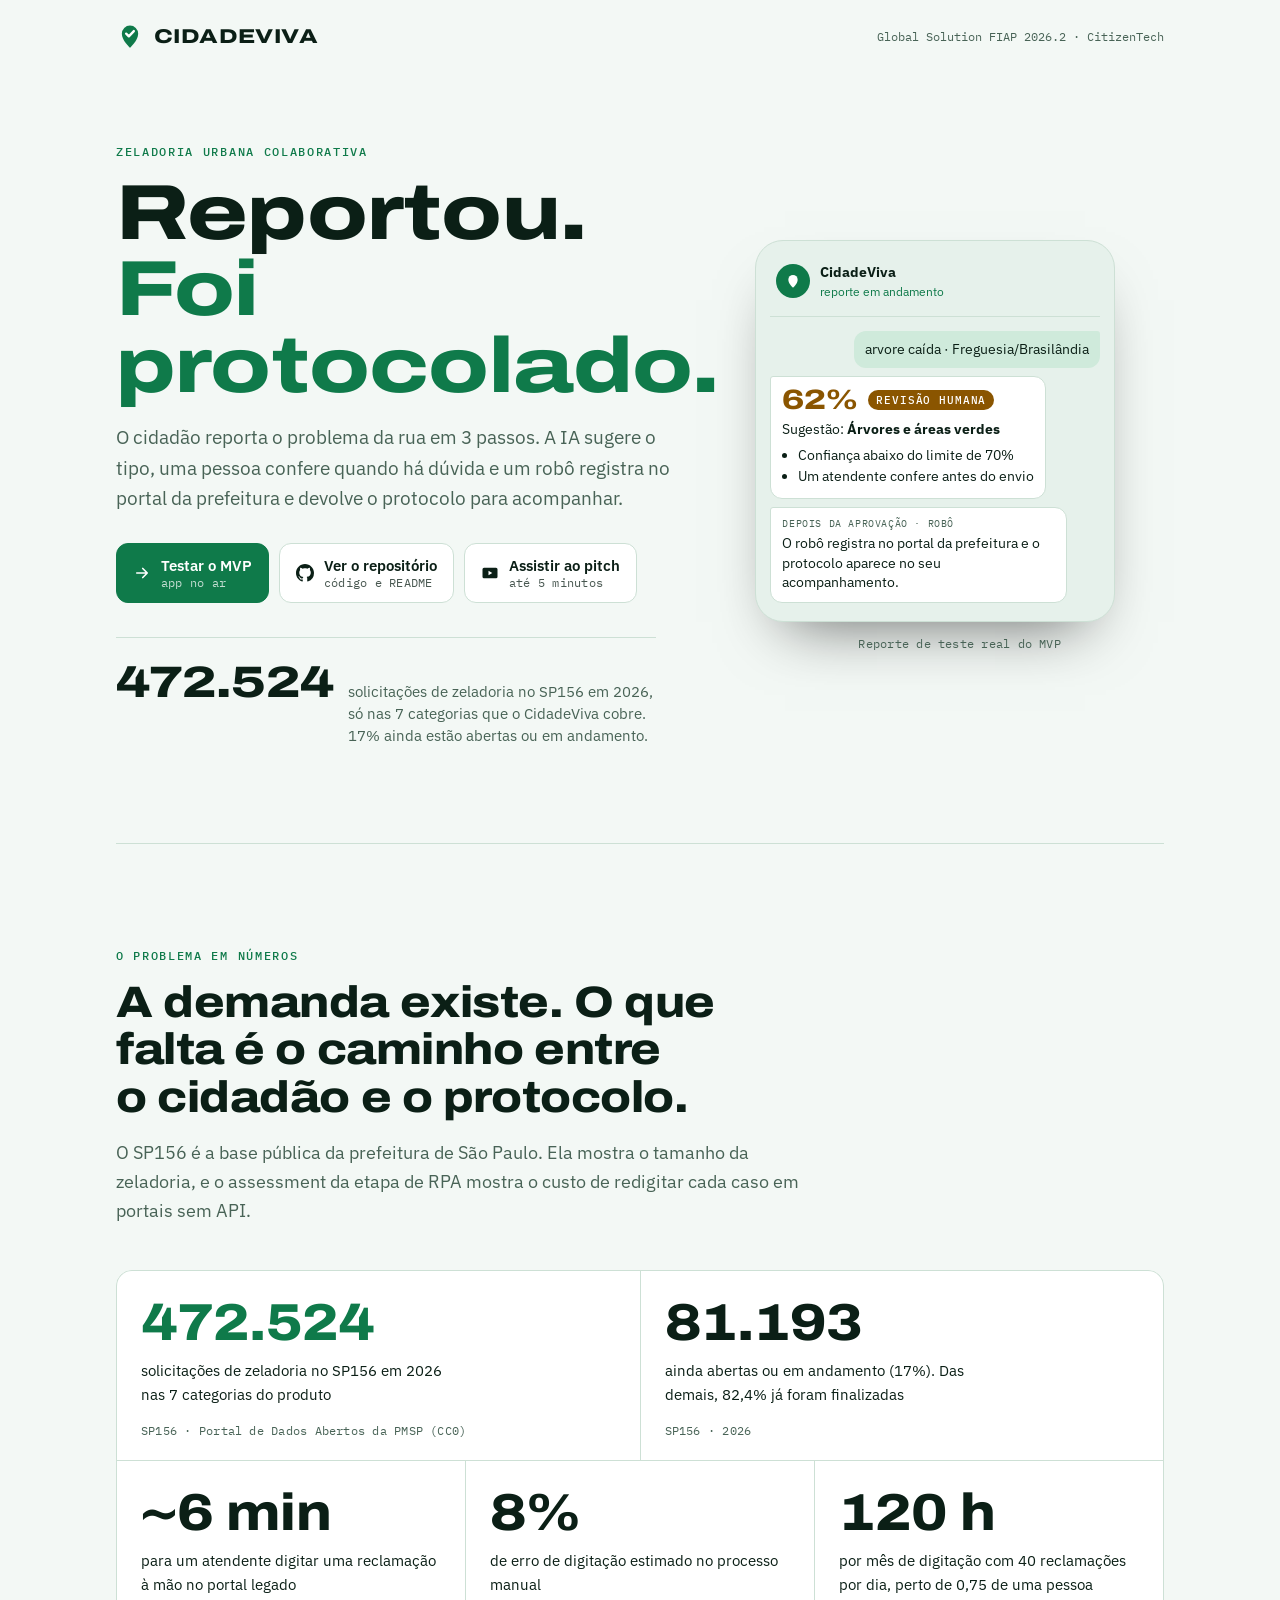
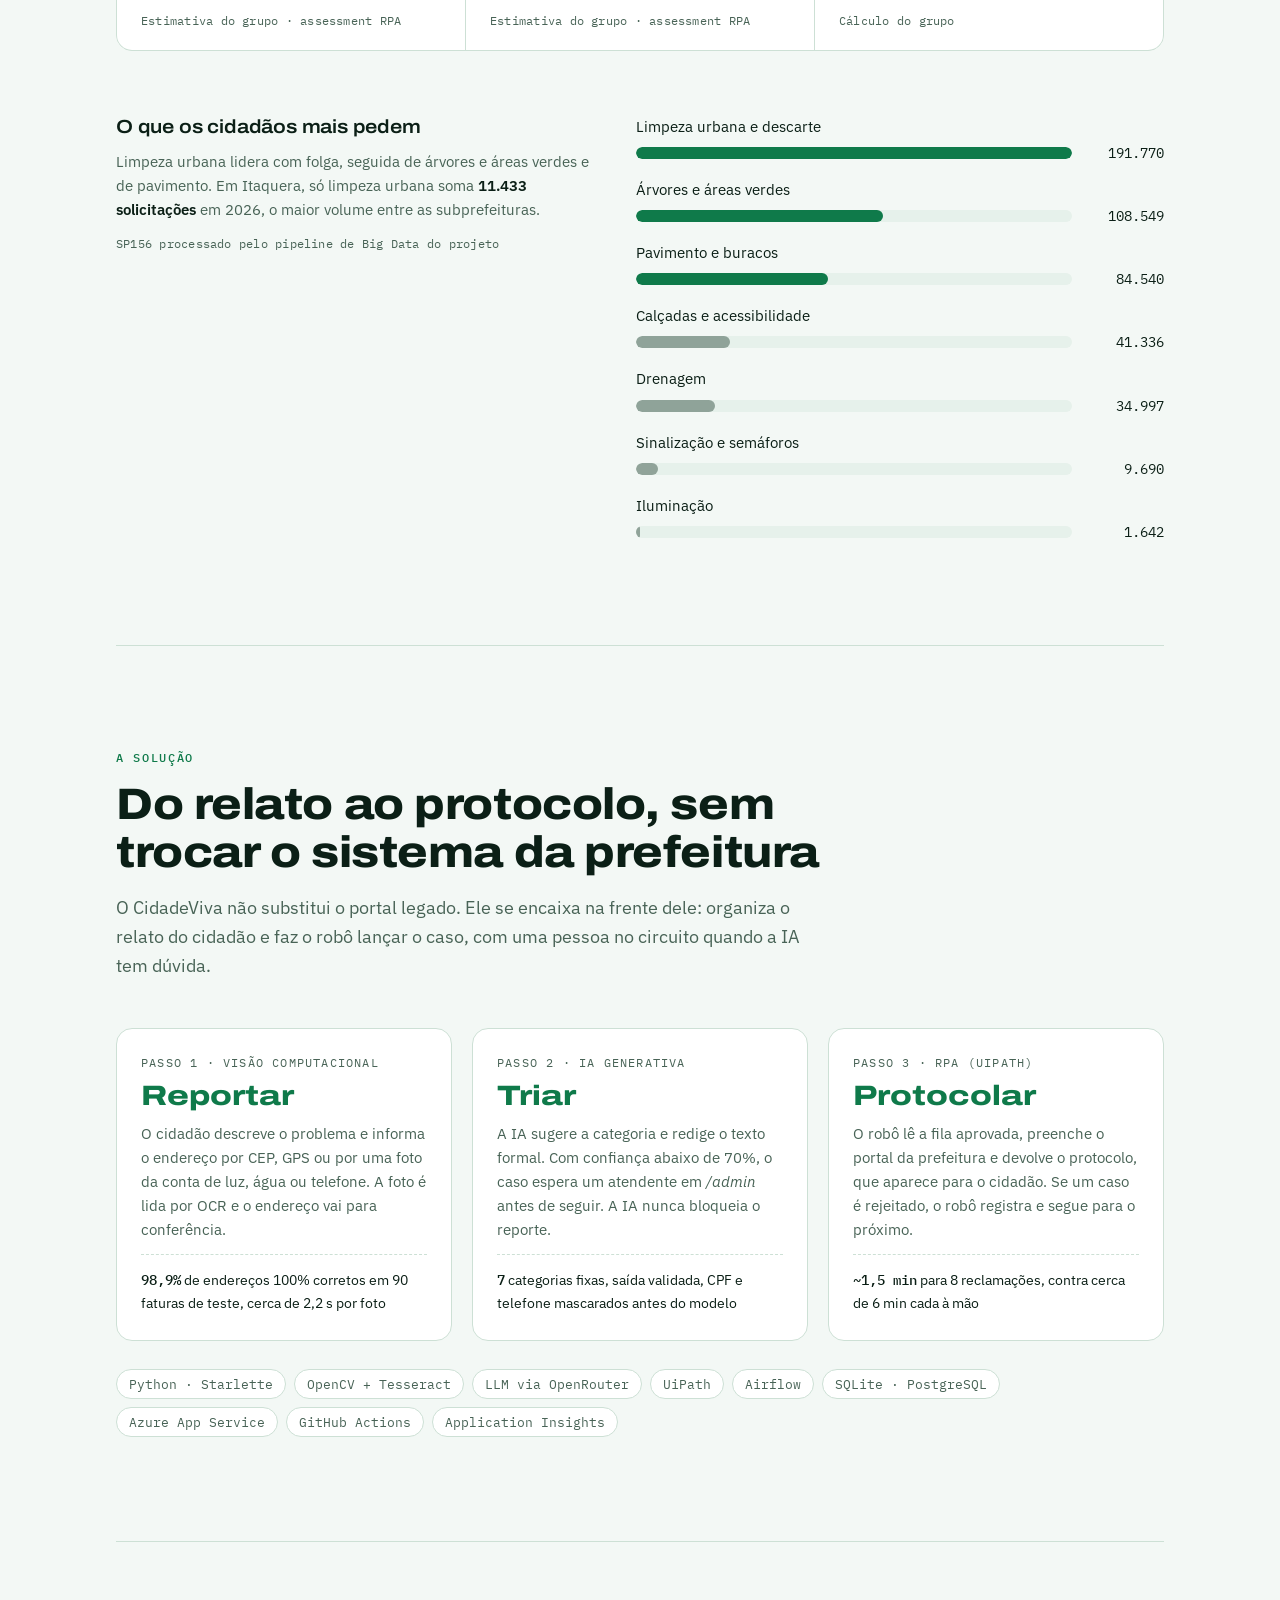
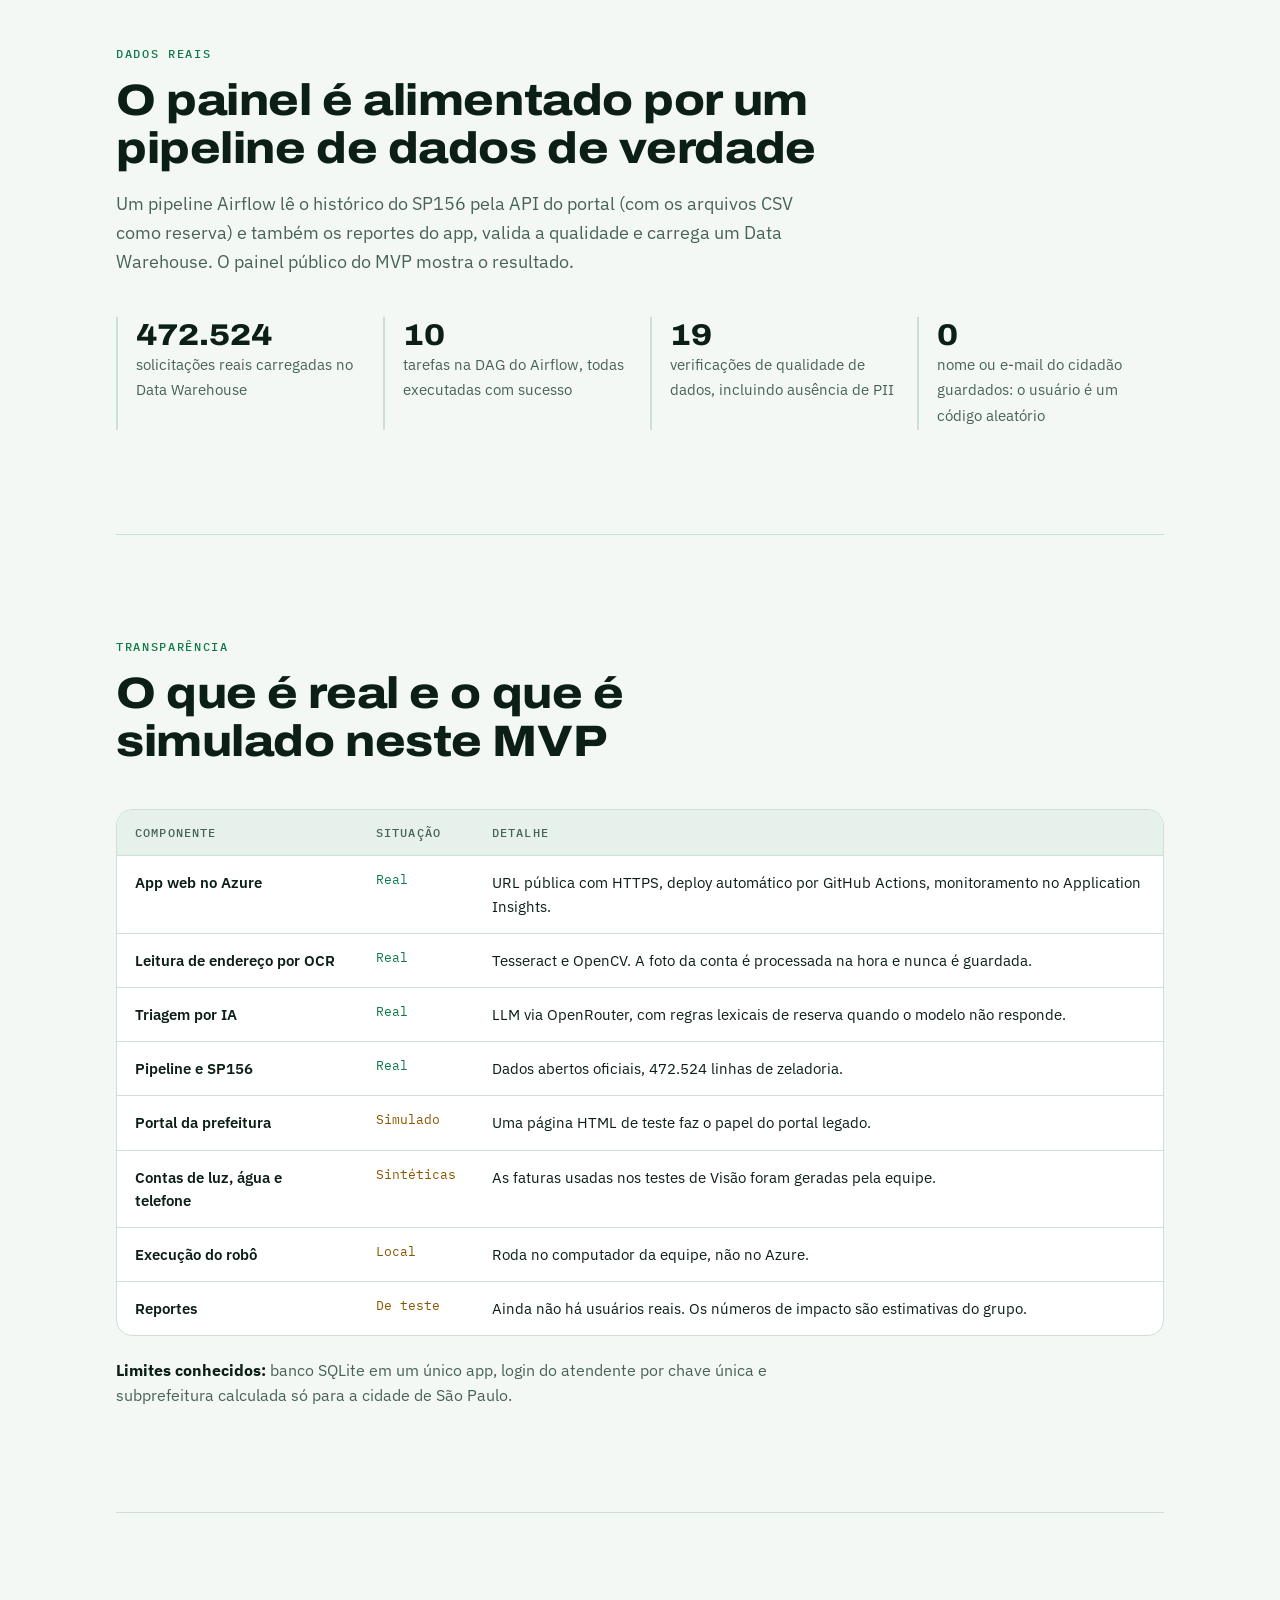
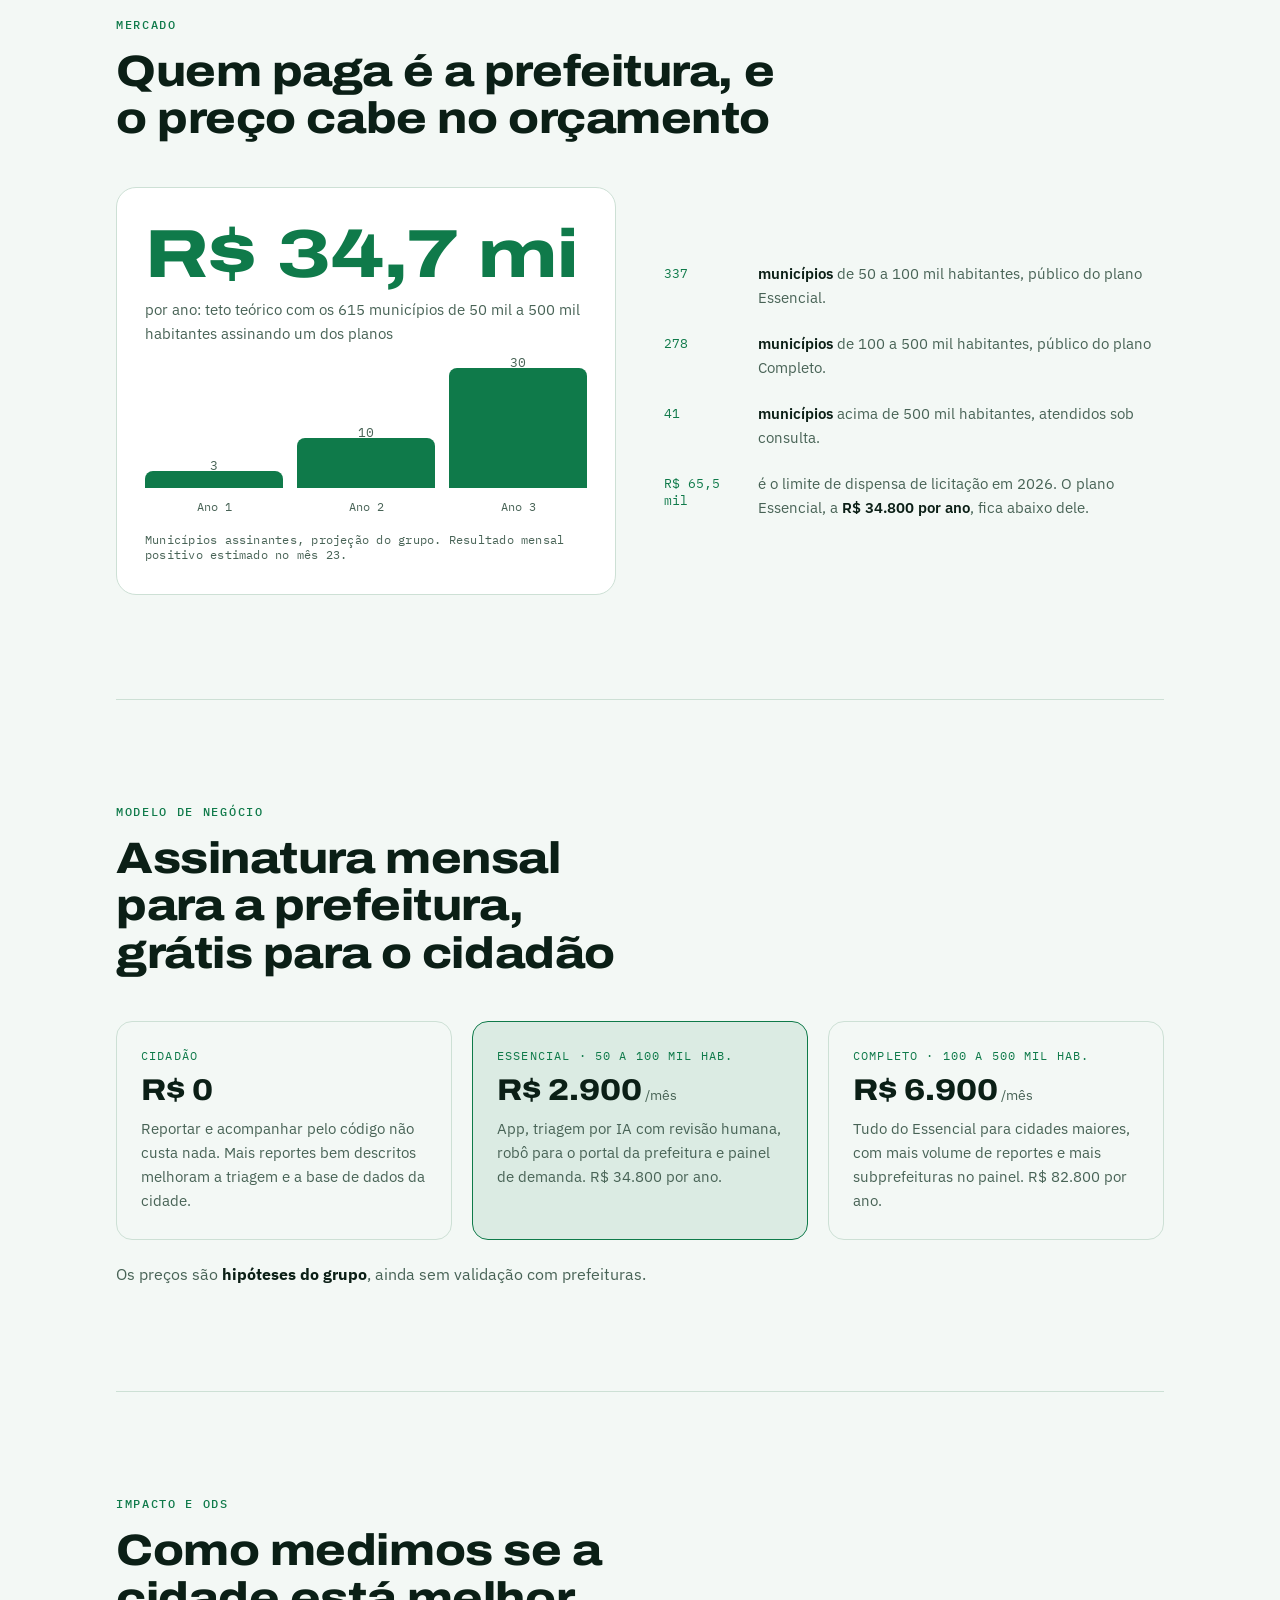
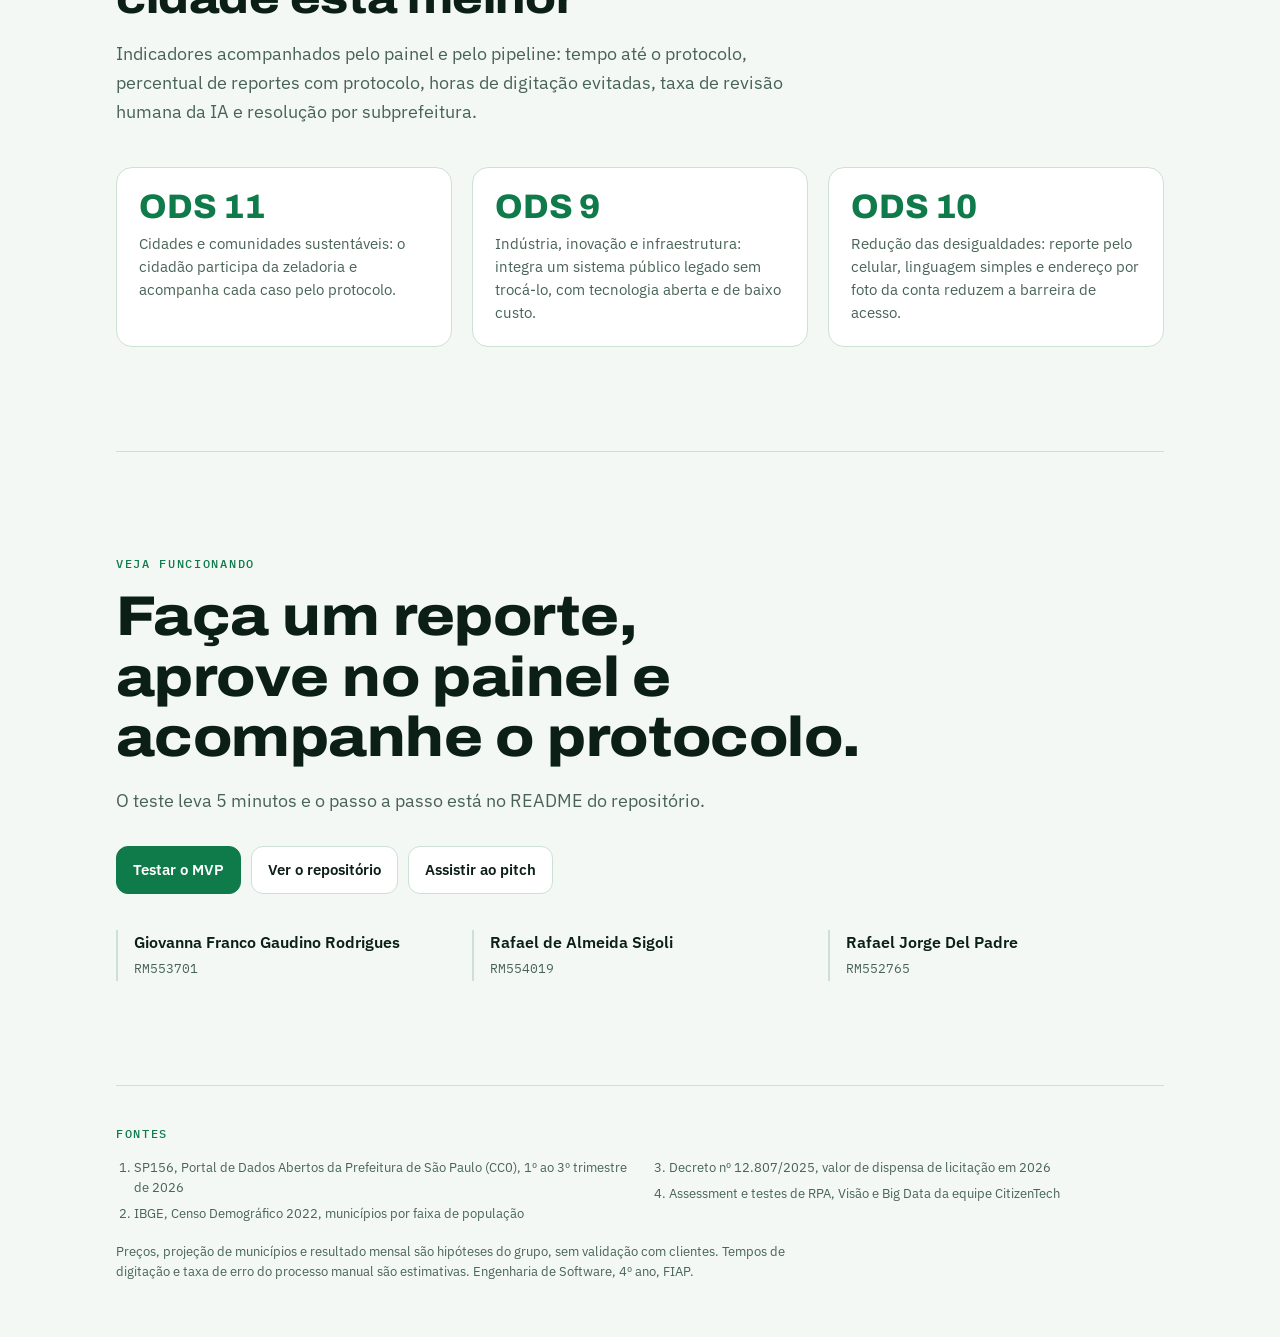
<file: docs/index.html>
<!doctype html>
<html lang="pt-BR">
<head>
<meta charset="utf-8">
<meta name="viewport" content="width=device-width,initial-scale=1,viewport-fit=cover">
<title>CidadeViva — Reportou. Foi protocolado.</title>
<meta name="description" content="CidadeViva: o cidadão reporta um problema da rua, a IA sugere o tipo, uma pessoa confere quando há dúvida e um robô registra no portal da prefeitura e devolve o protocolo. Global Solution FIAP 2026.2 · CitizenTech.">
<meta property="og:title" content="CidadeViva — Reportou. Foi protocolado.">
<meta property="og:description" content="Zeladoria urbana colaborativa com IA, Visão Computacional, RPA e dados reais do SP156.">
<meta property="og:type" content="website">
<meta name="theme-color" content="#07130f">
<link rel="preconnect" href="https://fonts.googleapis.com">
<link rel="preconnect" href="https://fonts.gstatic.com" crossorigin>
<link rel="stylesheet" href="https://fonts.googleapis.com/css2?family=Archivo:wdth,wght@112,600;112,800;125,800&family=IBM+Plex+Sans:wght@400;500;600&family=IBM+Plex+Mono:wght@400;500&display=swap">
<style>
:root{
  --bg:#07130f; --surface:#0d1f18; --surface-2:#12291f; --line:#1f3a2e;
  --fg:#e9f5ee; --muted:#93b3a3; --accent:#3fd08a; --accent-ink:#04150d; --accent-soft:rgba(63,208,138,.13);
  --warn:#f2b84b; --pill-ink:#1a1200; --risk:#ff7a6b; --ok:#3fd08a; --chat-bg:#0a1913; --bubble-them:#12291f; --bubble-me:#1b4a36;
  --display:"Archivo","Arial Narrow",system-ui,sans-serif; --body:"IBM Plex Sans",system-ui,-apple-system,"Segoe UI",sans-serif; --mono:"IBM Plex Mono",ui-monospace,Menlo,monospace;
  color-scheme:dark;
}
@media (prefers-color-scheme:light){
  :root{--bg:#f3f8f5;--surface:#fff;--surface-2:#e6f1eb;--line:#cde0d5;--fg:#0b1f16;--muted:#486356;--accent:#0f7a4a;--accent-ink:#fff;--accent-soft:rgba(15,122,74,.10);--warn:#8a5500;--pill-ink:#fff;--risk:#c23b2c;--ok:#0f7a4a;--chat-bg:#e6f1eb;--bubble-them:#fff;--bubble-me:#cfeadb;color-scheme:light}
}
*{box-sizing:border-box}
html{scroll-behavior:smooth}
body{margin:0;background:var(--bg);color:var(--fg);font:16px/1.6 var(--body);-webkit-font-smoothing:antialiased}
.wrap{max-width:1080px;margin:0 auto;padding-inline:max(16px,env(safe-area-inset-left,0px))}
section{padding-block:clamp(56px,9vw,104px);border-top:1px solid var(--line)}
h1,h2,h3{font-family:var(--display);text-wrap:balance;margin:0;letter-spacing:-.01em}
h2{font-size:clamp(28px,4.2vw,44px);line-height:1.08;font-weight:800;font-stretch:112%;max-width:24ch}
h3{font-size:19px;font-weight:600;font-stretch:112%;line-height:1.25}
p{margin:0}
.eyebrow{font:500 12px var(--mono);letter-spacing:.14em;text-transform:uppercase;color:var(--accent);display:block;margin-bottom:16px}
.lede{color:var(--muted);font-size:18px;max-width:64ch;margin-top:18px}
.src{font:11.5px var(--mono);color:var(--muted);letter-spacing:.02em}
a{color:var(--accent)}
a:focus-visible,button:focus-visible{outline:2px solid var(--accent);outline-offset:3px;border-radius:6px}

/* topo */
.top{display:flex;justify-content:space-between;align-items:center;padding-block:22px;gap:16px}
.mark{display:flex;align-items:center;gap:10px;font:800 20px var(--display);font-stretch:125%;letter-spacing:.02em}
.tag{font:12px var(--mono);color:var(--muted);text-align:right}

/* botões */
.cta{display:flex;flex-wrap:wrap;gap:10px;margin-top:30px}
.btn{display:inline-flex;align-items:center;gap:10px;min-height:48px;padding:12px 16px;border-radius:12px;font:600 15px var(--body);text-decoration:none;border:1px solid var(--line);color:var(--fg);background:var(--surface);transition:transform .15s,border-color .15s,background .15s}
.btn:hover{border-color:var(--accent);transform:translateY(-1px)}
.btn svg{flex:none}
.btn.primary{background:var(--accent);color:var(--accent-ink);border-color:var(--accent)}
.btn.primary:hover{filter:brightness(1.08)}
.btn[aria-disabled="true"]{opacity:.6;cursor:not-allowed;pointer-events:none}
.btn small{display:block;font:400 11.5px var(--mono);opacity:.75;letter-spacing:.02em}

/* hero */
.hero{display:grid;grid-template-columns:minmax(0,1.25fr) minmax(0,.9fr);gap:clamp(32px,6vw,72px);align-items:center;padding-block:clamp(32px,6vw,72px) clamp(56px,8vw,96px)}
.hero h1{font-size:clamp(40px,7vw,78px);line-height:.98;font-weight:800;font-stretch:125%}
.hero h1 em{font-style:normal;color:var(--accent)}
.hero .lede{font-size:19px}
.hero-stat{display:flex;align-items:baseline;gap:14px;margin-top:34px;padding-top:22px;border-top:1px solid var(--line);max-width:540px}
.hero-stat b{font:800 44px/1 var(--display);font-stretch:125%;white-space:nowrap}
.hero-stat span{color:var(--muted);font-size:15px;line-height:1.45}
.phone{background:var(--chat-bg);border:1px solid var(--line);border-radius:28px;padding:16px 14px 18px;max-width:360px;width:100%;justify-self:center;box-shadow:0 30px 60px -30px rgba(0,0,0,.6)}
.phone-head{display:flex;align-items:center;gap:10px;padding:4px 6px 14px;border-bottom:1px solid var(--line);margin-bottom:14px}
.phone-head .av{width:34px;height:34px;border-radius:50%;background:var(--accent);display:grid;place-items:center;flex:none}
.phone-head b{display:block;font-size:14px}
.phone-head small{display:block;font-size:11.5px;color:var(--ok)}
.msgs{display:flex;flex-direction:column;gap:8px}
.bubble{font-size:13.5px;line-height:1.45;padding:9px 11px;border-radius:12px;max-width:90%}
.bubble.me{align-self:flex-end;background:var(--bubble-me);border-top-right-radius:3px}
.bubble.them{align-self:flex-start;background:var(--bubble-them);border-top-left-radius:3px;border:1px solid var(--line)}
.score{display:flex;align-items:center;gap:10px;margin-bottom:6px}
.score b{font:800 28px/1 var(--display);font-stretch:125%;color:var(--warn)}
.pill{font:500 10.5px var(--mono);letter-spacing:.08em;padding:3px 8px;border-radius:999px;background:var(--warn);color:var(--pill-ink)}
.bubble ul{margin:6px 0 0;padding-left:16px}
.bubble li{margin:2px 0}
.bubble .meta{display:block;font:10px var(--mono);color:var(--muted);margin-bottom:4px;letter-spacing:.06em}
.phone-cap{margin-top:14px;text-align:center}

/* dor */
.pain-grid{display:grid;grid-template-columns:repeat(6,minmax(0,1fr));gap:1px;background:var(--line);border:1px solid var(--line);border-radius:16px;overflow:hidden;margin-top:44px}
.stat{background:var(--surface);padding:26px 24px 22px;display:flex;flex-direction:column;gap:10px;grid-column:span 2;min-width:0}
.stat.wide{grid-column:span 3}
.stat .n{font:800 clamp(34px,4.6vw,52px)/1 var(--display);font-stretch:112%;font-variant-numeric:tabular-nums}
.stat.hot .n{color:var(--accent)}
.stat .t{font-size:15px;max-width:36ch}
.stat .src{margin-top:auto;padding-top:6px}
.channel{display:grid;grid-template-columns:minmax(0,1fr) minmax(0,1.1fr);gap:40px;margin-top:64px;align-items:start}
.bars{display:flex;flex-direction:column;gap:16px}
.bar-row{display:grid;grid-template-columns:minmax(0,1fr) 78px;gap:6px 14px;align-items:center}
.bar-row .lbl{grid-column:1/-1;font-size:14.5px}
.track{height:12px;background:var(--surface-2);border-radius:999px;overflow:hidden}
.fill{height:100%;background:var(--accent);border-radius:999px}
.fill.quiet{background:var(--muted);opacity:.55}
.bar-row .v{font:14px var(--mono);text-align:right;font-variant-numeric:tabular-nums}
.note{color:var(--muted);font-size:15px}
.note strong{color:var(--fg);font-weight:600}

/* jornada */
.journey{display:grid;grid-template-columns:repeat(3,minmax(0,1fr));gap:20px;margin-top:48px}
.phase{background:var(--surface);border:1px solid var(--line);border-radius:16px;padding:26px 24px;display:flex;flex-direction:column;gap:12px;min-width:0}
.phase .when{font:12px var(--mono);color:var(--muted);letter-spacing:.1em;text-transform:uppercase}
.phase .verb{font:800 28px/1 var(--display);font-stretch:125%;color:var(--accent)}
.phase p{color:var(--muted);font-size:15px}
.phase .proof{margin-top:auto;padding-top:14px;border-top:1px dashed var(--line);font-size:14px;color:var(--fg)}
.phase .proof b{font:500 14px var(--mono)}
.stack{display:flex;flex-wrap:wrap;gap:8px;margin-top:28px}
.chip{font:12.5px var(--mono);padding:6px 12px;border:1px solid var(--line);border-radius:999px;color:var(--muted);background:var(--surface)}

/* dados reais */
.kpis{display:grid;grid-template-columns:repeat(4,minmax(0,1fr));gap:20px;margin-top:40px}
.kpis div{border-left:2px solid var(--line);padding:2px 0 2px 18px;min-width:0}
.kpis b{display:block;font:800 30px/1.1 var(--display);font-stretch:112%;font-variant-numeric:tabular-nums}
.kpis span{color:var(--muted);font-size:14.5px}

/* real x simulado */
.table-wrap{overflow-x:auto;margin-top:44px;border:1px solid var(--line);border-radius:16px;background:var(--surface)}
table{border-collapse:collapse;width:100%;min-width:640px;font-size:14.5px}
th,td{text-align:left;padding:15px 18px;border-bottom:1px solid var(--line);vertical-align:top}
thead th{font:500 11.5px var(--mono);letter-spacing:.1em;text-transform:uppercase;color:var(--muted);background:var(--surface-2)}
tbody tr:last-child td{border-bottom:0}
td.who{font-weight:600;min-width:220px}
.real,.sim{font:13px var(--mono);white-space:nowrap}
.real{color:var(--ok)} .sim{color:var(--warn)}
.gap-note{margin-top:22px;color:var(--muted);max-width:72ch;font-size:15.5px}
.gap-note strong{color:var(--fg)}

/* mercado e modelo */
.market{display:grid;grid-template-columns:minmax(0,1fr) minmax(0,1fr);gap:48px;margin-top:44px;align-items:center}
.big{background:var(--surface);border:1px solid var(--line);border-radius:20px;padding:32px 28px}
.big b{display:block;font:800 clamp(40px,6vw,68px)/1 var(--display);font-stretch:125%;color:var(--accent)}
.big span{display:block;margin-top:10px;color:var(--muted);font-size:15px}
.mkt-list{display:flex;flex-direction:column;gap:22px}
.mkt-list>div{display:grid;grid-template-columns:78px minmax(0,1fr);gap:16px}
.mkt-list .k{font:13px var(--mono);color:var(--accent);padding-top:3px}
.mkt-list p{color:var(--muted);font-size:15px}
.mkt-list strong{color:var(--fg);font-weight:600}
.proj{display:flex;align-items:flex-end;gap:14px;margin-top:22px;height:120px}
.proj div{flex:1;background:var(--accent);border-radius:8px 8px 0 0;position:relative;min-width:0}
.proj div span{position:absolute;top:-24px;left:0;right:0;text-align:center;font:13px var(--mono)}
.proj div i{position:absolute;bottom:-26px;left:0;right:0;text-align:center;font:11.5px var(--mono);color:var(--muted);font-style:normal}
.model{display:grid;grid-template-columns:repeat(3,minmax(0,1fr));gap:20px;margin-top:44px}
.plan{border:1px solid var(--line);border-radius:16px;padding:26px 24px;display:flex;flex-direction:column;gap:12px;min-width:0}
.plan.main{border-color:var(--accent);background:var(--accent-soft)}
.plan .price{font:800 30px/1 var(--display);font-stretch:112%}
.plan .price small{font:400 14px var(--body);color:var(--muted)}
.plan p{color:var(--muted);font-size:15px}
.plan .who{font:11.5px var(--mono);letter-spacing:.1em;text-transform:uppercase;color:var(--accent)}

/* ODS e equipe */
.ods{display:grid;grid-template-columns:repeat(3,minmax(0,1fr));gap:20px;margin-top:40px}
.ods div{border:1px solid var(--line);border-radius:16px;padding:22px;background:var(--surface)}
.ods b{font:800 34px/1 var(--display);color:var(--accent);display:block;margin-bottom:8px}
.ods p{color:var(--muted);font-size:14.5px}
.team{display:grid;grid-template-columns:repeat(3,minmax(0,1fr));gap:20px;margin-top:36px}
.team div{border-left:2px solid var(--line);padding-left:16px}
.team b{display:block;font-weight:600}
.team span{font:13px var(--mono);color:var(--muted)}
.close h2{max-width:20ch;font-size:clamp(32px,5vw,56px)}
footer{padding-block:40px 56px;border-top:1px solid var(--line)}
footer ol{margin:14px 0 0;padding-left:18px;columns:2;column-gap:40px}
footer li{font-size:12.5px;color:var(--muted);margin-bottom:6px;break-inside:avoid}
footer p{font-size:12.5px;color:var(--muted);max-width:84ch}

@media (max-width:880px){
  .hero,.channel,.market{grid-template-columns:1fr}
  .journey,.model,.ods,.team{grid-template-columns:1fr}
  .kpis{grid-template-columns:repeat(2,minmax(0,1fr))}
  .pain-grid{grid-template-columns:repeat(2,minmax(0,1fr))}
  .stat,.stat.wide{grid-column:span 1}
  footer ol{columns:1}
}
@media (max-width:520px){
  .pain-grid,.kpis{grid-template-columns:1fr}
  .hero-stat{flex-direction:column;gap:8px}
  .tag{display:none}
  .btn{width:100%;justify-content:center}
}
@media (prefers-reduced-motion:no-preference){
  .fill{animation:grow .9s cubic-bezier(.2,.7,.2,1) both;transform-origin:left}
  @keyframes grow{from{transform:scaleX(.15)}to{transform:scaleX(1)}}
}
@media (prefers-reduced-motion:reduce){html{scroll-behavior:auto}.btn{transition:none}}
</style>
</head>
<body>
<div class="wrap">

<header class="top">
  <div class="mark" aria-label="CidadeViva">
    <svg width="28" height="28" viewBox="0 0 24 24" fill="none" aria-hidden="true"><path d="M12 22s7-6.2 7-12a7 7 0 1 0-14 0c0 5.8 7 12 7 12Z" fill="var(--accent)"/><path d="m8.7 10 2.3 2.3 4.3-4.5" stroke="var(--accent-ink)" stroke-width="2" stroke-linecap="round" stroke-linejoin="round"/></svg>
    CIDADEVIVA
  </div>
  <span class="tag">Global Solution FIAP 2026.2 · CitizenTech</span>
</header>

<!-- HERO -->
<div class="hero">
  <div>
    <span class="eyebrow">Zeladoria urbana colaborativa</span>
    <h1>Reportou. <em>Foi protocolado.</em></h1>
    <p class="lede">O cidadão reporta o problema da rua em 3 passos. A IA sugere o tipo, uma pessoa confere quando há dúvida e um robô registra no portal da prefeitura e devolve o protocolo para acompanhar.</p>

    <div class="cta" role="group" aria-label="Acessar o projeto">
      <a class="btn primary" id="btn-mvp" href="https://citizentech-girafas.azurewebsites.net" target="_blank" rel="noopener">
        <svg width="18" height="18" viewBox="0 0 24 24" fill="none" aria-hidden="true"><path d="M5 12h14m-6-6 6 6-6 6" stroke="currentColor" stroke-width="2.2" stroke-linecap="round" stroke-linejoin="round"/></svg>
        <span>Testar o MVP<small>app no ar</small></span>
      </a>
      <a class="btn" id="btn-repo" href="https://github.com/girafasfiap-cyber/GS_CitizenTech_MVP_Startup" target="_blank" rel="noopener">
        <svg width="18" height="18" viewBox="0 0 16 16" fill="currentColor" aria-hidden="true"><path d="M8 0C3.58 0 0 3.58 0 8c0 3.54 2.29 6.53 5.47 7.59.4.07.55-.17.55-.38 0-.19-.01-.82-.01-1.49-2.01.37-2.53-.49-2.69-.94-.09-.23-.48-.94-.82-1.13-.28-.15-.68-.52-.01-.53.63-.01 1.08.58 1.23.82.72 1.21 1.87.87 2.33.66.07-.52.28-.87.51-1.07-1.78-.2-3.64-.89-3.64-3.95 0-.87.31-1.59.82-2.15-.08-.2-.36-1.02.08-2.12 0 0 .67-.21 2.2.82.64-.18 1.32-.27 2-.27.68 0 1.36.09 2 .27 1.53-1.04 2.2-.82 2.2-.82.44 1.1.16 1.92.08 2.12.51.56.82 1.27.82 2.15 0 3.07-1.87 3.75-3.65 3.95.29.25.54.73.54 1.48 0 1.07-.01 1.93-.01 2.2 0 .21.15.46.55.38A8.013 8.013 0 0016 8c0-4.42-3.58-8-8-8z"/></svg>
        <span>Ver o repositório<small>código e README</small></span>
      </a>
      <a class="btn" id="btn-yt" href="https://youtu.be/YpBby8u-OF8" target="_blank" rel="noopener">
        <svg width="18" height="18" viewBox="0 0 24 24" fill="currentColor" aria-hidden="true"><path fill-rule="evenodd" d="M4 5h16a2 2 0 0 1 2 2v10a2 2 0 0 1-2 2H4a2 2 0 0 1-2-2V7a2 2 0 0 1 2-2Zm6 4v6l5-3-5-3Z"/></svg>
        <span>Assistir ao pitch<small>até 5 minutos</small></span>
      </a>
    </div>

    <div class="hero-stat">
      <b>472.524</b>
      <span>solicitações de zeladoria no SP156 em 2026, só nas 7 categorias que o CidadeViva cobre. 17% ainda estão abertas ou em andamento.</span>
    </div>
  </div>

  <div>
    <div class="phone" role="img" aria-label="Exemplo de reporte: o cidadão escreve árvore caída, a IA sugere Árvores e áreas verdes com confiança de 62%, abaixo do limite, e o caso vai para revisão humana">
      <div class="phone-head">
        <div class="av"><svg width="16" height="16" viewBox="0 0 24 24" fill="none" aria-hidden="true"><path d="M12 22s7-6.2 7-12a7 7 0 1 0-14 0c0 5.8 7 12 7 12Z" fill="var(--accent-ink)"/></svg></div>
        <div><b>CidadeViva</b><small>reporte em andamento</small></div>
      </div>
      <div class="msgs">
        <div class="bubble me">arvore caída · Freguesia/Brasilândia</div>
        <div class="bubble them">
          <div class="score"><b>62%</b><span class="pill">REVISÃO HUMANA</span></div>
          Sugestão: <strong>Árvores e áreas verdes</strong>
          <ul>
            <li>Confiança abaixo do limite de 70%</li>
            <li>Um atendente confere antes do envio</li>
          </ul>
        </div>
        <div class="bubble them">
          <span class="meta">DEPOIS DA APROVAÇÃO · ROBÔ</span>
          O robô registra no portal da prefeitura e o protocolo aparece no seu acompanhamento.
        </div>
      </div>
    </div>
    <p class="src phone-cap">Reporte de teste real do MVP</p>
  </div>
</div>

<!-- DOR -->
<section aria-labelledby="dor">
  <span class="eyebrow">O problema em números</span>
  <h2 id="dor">A demanda existe. O que falta é o caminho entre o cidadão e o protocolo.</h2>
  <p class="lede">O SP156 é a base pública da prefeitura de São Paulo. Ela mostra o tamanho da zeladoria, e o assessment da etapa de RPA mostra o custo de redigitar cada caso em portais sem API.</p>

  <div class="pain-grid">
    <div class="stat wide hot">
      <span class="n">472.524</span>
      <span class="t">solicitações de zeladoria no SP156 em 2026 nas 7 categorias do produto</span>
      <span class="src">SP156 · Portal de Dados Abertos da PMSP (CC0)</span>
    </div>
    <div class="stat wide">
      <span class="n">81.193</span>
      <span class="t">ainda abertas ou em andamento (17%). Das demais, 82,4% já foram finalizadas</span>
      <span class="src">SP156 · 2026</span>
    </div>
    <div class="stat">
      <span class="n">~6 min</span>
      <span class="t">para um atendente digitar uma reclamação à mão no portal legado</span>
      <span class="src">Estimativa do grupo · assessment RPA</span>
    </div>
    <div class="stat">
      <span class="n">8%</span>
      <span class="t">de erro de digitação estimado no processo manual</span>
      <span class="src">Estimativa do grupo · assessment RPA</span>
    </div>
    <div class="stat">
      <span class="n">120 h</span>
      <span class="t">por mês de digitação com 40 reclamações por dia, perto de 0,75 de uma pessoa</span>
      <span class="src">Cálculo do grupo</span>
    </div>
  </div>

  <div class="channel">
    <div>
      <h3>O que os cidadãos mais pedem</h3>
      <p class="note" style="margin-top:12px">Limpeza urbana lidera com folga, seguida de árvores e áreas verdes e de pavimento. Em Itaquera, só limpeza urbana soma <strong>11.433 solicitações</strong> em 2026, o maior volume entre as subprefeituras.</p>
      <p class="src" style="margin-top:14px">SP156 processado pelo pipeline de Big Data do projeto</p>
    </div>
    <div class="bars" aria-label="Solicitações por categoria no SP156 em 2026">
      <div class="bar-row"><span class="lbl">Limpeza urbana e descarte</span><div class="track"><div class="fill" style="width:100%"></div></div><span class="v">191.770</span></div>
      <div class="bar-row"><span class="lbl">Árvores e áreas verdes</span><div class="track"><div class="fill" style="width:56.6%"></div></div><span class="v">108.549</span></div>
      <div class="bar-row"><span class="lbl">Pavimento e buracos</span><div class="track"><div class="fill" style="width:44.1%"></div></div><span class="v">84.540</span></div>
      <div class="bar-row"><span class="lbl">Calçadas e acessibilidade</span><div class="track"><div class="fill quiet" style="width:21.6%"></div></div><span class="v">41.336</span></div>
      <div class="bar-row"><span class="lbl">Drenagem</span><div class="track"><div class="fill quiet" style="width:18.2%"></div></div><span class="v">34.997</span></div>
      <div class="bar-row"><span class="lbl">Sinalização e semáforos</span><div class="track"><div class="fill quiet" style="width:5.1%"></div></div><span class="v">9.690</span></div>
      <div class="bar-row"><span class="lbl">Iluminação</span><div class="track"><div class="fill quiet" style="width:.9%"></div></div><span class="v">1.642</span></div>
    </div>
  </div>
</section>

<!-- JORNADA -->
<section aria-labelledby="jornada">
  <span class="eyebrow">A solução</span>
  <h2 id="jornada">Do relato ao protocolo, sem trocar o sistema da prefeitura</h2>
  <p class="lede">O CidadeViva não substitui o portal legado. Ele se encaixa na frente dele: organiza o relato do cidadão e faz o robô lançar o caso, com uma pessoa no circuito quando a IA tem dúvida.</p>

  <div class="journey">
    <article class="phase">
      <span class="when">Passo 1 · Visão Computacional</span>
      <span class="verb">Reportar</span>
      <p>O cidadão descreve o problema e informa o endereço por CEP, GPS ou por uma foto da conta de luz, água ou telefone. A foto é lida por OCR e o endereço vai para conferência.</p>
      <p class="proof"><b>98,9%</b> de endereços 100% corretos em 90 faturas de teste, cerca de 2,2 s por foto</p>
    </article>
    <article class="phase">
      <span class="when">Passo 2 · IA generativa</span>
      <span class="verb">Triar</span>
      <p>A IA sugere a categoria e redige o texto formal. Com confiança abaixo de 70%, o caso espera um atendente em <em>/admin</em> antes de seguir. A IA nunca bloqueia o reporte.</p>
      <p class="proof"><b>7</b> categorias fixas, saída validada, CPF e telefone mascarados antes do modelo</p>
    </article>
    <article class="phase">
      <span class="when">Passo 3 · RPA (UiPath)</span>
      <span class="verb">Protocolar</span>
      <p>O robô lê a fila aprovada, preenche o portal da prefeitura e devolve o protocolo, que aparece para o cidadão. Se um caso é rejeitado, o robô registra e segue para o próximo.</p>
      <p class="proof"><b>~1,5 min</b> para 8 reclamações, contra cerca de 6 min cada à mão</p>
    </article>
  </div>

  <div class="stack" aria-label="Tecnologias">
    <span class="chip">Python · Starlette</span><span class="chip">OpenCV + Tesseract</span><span class="chip">LLM via OpenRouter</span>
    <span class="chip">UiPath</span><span class="chip">Airflow</span><span class="chip">SQLite · PostgreSQL</span>
    <span class="chip">Azure App Service</span><span class="chip">GitHub Actions</span><span class="chip">Application Insights</span>
  </div>
</section>

<!-- DADOS -->
<section aria-labelledby="dados">
  <span class="eyebrow">Dados reais</span>
  <h2 id="dados">O painel é alimentado por um pipeline de dados de verdade</h2>
  <p class="lede">Um pipeline Airflow lê o histórico do SP156 pela API do portal (com os arquivos CSV como reserva) e também os reportes do app, valida a qualidade e carrega um Data Warehouse. O painel público do MVP mostra o resultado.</p>

  <div class="kpis">
    <div><b>472.524</b><span>solicitações reais carregadas no Data Warehouse</span></div>
    <div><b>10</b><span>tarefas na DAG do Airflow, todas executadas com sucesso</span></div>
    <div><b>19</b><span>verificações de qualidade de dados, incluindo ausência de PII</span></div>
    <div><b>0</b><span>nome ou e-mail do cidadão guardados: o usuário é um código aleatório</span></div>
  </div>
</section>

<!-- REAL X SIMULADO -->
<section aria-labelledby="real">
  <span class="eyebrow">Transparência</span>
  <h2 id="real">O que é real e o que é simulado neste MVP</h2>
  <div class="table-wrap">
    <table>
      <thead><tr><th scope="col">Componente</th><th scope="col">Situação</th><th scope="col">Detalhe</th></tr></thead>
      <tbody>
        <tr><td class="who">App web no Azure</td><td class="real">Real</td><td>URL pública com HTTPS, deploy automático por GitHub Actions, monitoramento no Application Insights.</td></tr>
        <tr><td class="who">Leitura de endereço por OCR</td><td class="real">Real</td><td>Tesseract e OpenCV. A foto da conta é processada na hora e nunca é guardada.</td></tr>
        <tr><td class="who">Triagem por IA</td><td class="real">Real</td><td>LLM via OpenRouter, com regras lexicais de reserva quando o modelo não responde.</td></tr>
        <tr><td class="who">Pipeline e SP156</td><td class="real">Real</td><td>Dados abertos oficiais, 472.524 linhas de zeladoria.</td></tr>
        <tr><td class="who">Portal da prefeitura</td><td class="sim">Simulado</td><td>Uma página HTML de teste faz o papel do portal legado.</td></tr>
        <tr><td class="who">Contas de luz, água e telefone</td><td class="sim">Sintéticas</td><td>As faturas usadas nos testes de Visão foram geradas pela equipe.</td></tr>
        <tr><td class="who">Execução do robô</td><td class="sim">Local</td><td>Roda no computador da equipe, não no Azure.</td></tr>
        <tr><td class="who">Reportes</td><td class="sim">De teste</td><td>Ainda não há usuários reais. Os números de impacto são estimativas do grupo.</td></tr>
      </tbody>
    </table>
  </div>
  <p class="gap-note"><strong>Limites conhecidos:</strong> banco SQLite em um único app, login do atendente por chave única e subprefeitura calculada só para a cidade de São Paulo.</p>
</section>

<!-- MERCADO -->
<section aria-labelledby="mercado">
  <span class="eyebrow">Mercado</span>
  <h2 id="mercado">Quem paga é a prefeitura, e o preço cabe no orçamento</h2>
  <div class="market">
    <div class="big">
      <b>R$ 34,7 mi</b>
      <span>por ano: teto teórico com os 615 municípios de 50 mil a 500 mil habitantes assinando um dos planos</span>
      <div class="proj" role="img" aria-label="Projeção do grupo: 3 municípios no ano 1, 10 no ano 2 e 30 no ano 3">
        <div style="height:14%"><span>3</span><i>Ano 1</i></div>
        <div style="height:42%"><span>10</span><i>Ano 2</i></div>
        <div style="height:100%"><span>30</span><i>Ano 3</i></div>
      </div>
      <p class="src" style="margin-top:44px">Municípios assinantes, projeção do grupo. Resultado mensal positivo estimado no mês 23.</p>
    </div>
    <div class="mkt-list">
      <div><span class="k">337</span><p><strong>municípios</strong> de 50 a 100 mil habitantes, público do plano Essencial.</p></div>
      <div><span class="k">278</span><p><strong>municípios</strong> de 100 a 500 mil habitantes, público do plano Completo.</p></div>
      <div><span class="k">41</span><p><strong>municípios</strong> acima de 500 mil habitantes, atendidos sob consulta.</p></div>
      <div><span class="k">R$ 65,5 mil</span><p>é o limite de dispensa de licitação em 2026. O plano Essencial, a <strong>R$ 34.800 por ano</strong>, fica abaixo dele.</p></div>
    </div>
  </div>
</section>

<!-- MODELO -->
<section aria-labelledby="modelo">
  <span class="eyebrow">Modelo de negócio</span>
  <h2 id="modelo">Assinatura mensal para a prefeitura, grátis para o cidadão</h2>
  <div class="model">
    <div class="plan">
      <span class="who">Cidadão</span>
      <span class="price">R$ 0</span>
      <p>Reportar e acompanhar pelo código não custa nada. Mais reportes bem descritos melhoram a triagem e a base de dados da cidade.</p>
    </div>
    <div class="plan main">
      <span class="who">Essencial · 50 a 100 mil hab.</span>
      <span class="price">R$ 2.900<small> /mês</small></span>
      <p>App, triagem por IA com revisão humana, robô para o portal da prefeitura e painel de demanda. R$ 34.800 por ano.</p>
    </div>
    <div class="plan">
      <span class="who">Completo · 100 a 500 mil hab.</span>
      <span class="price">R$ 6.900<small> /mês</small></span>
      <p>Tudo do Essencial para cidades maiores, com mais volume de reportes e mais subprefeituras no painel. R$ 82.800 por ano.</p>
    </div>
  </div>
  <p class="gap-note">Os preços são <strong>hipóteses do grupo</strong>, ainda sem validação com prefeituras.</p>
</section>

<!-- IMPACTO -->
<section aria-labelledby="impacto">
  <span class="eyebrow">Impacto e ODS</span>
  <h2 id="impacto">Como medimos se a cidade está melhor</h2>
  <p class="lede">Indicadores acompanhados pelo painel e pelo pipeline: tempo até o protocolo, percentual de reportes com protocolo, horas de digitação evitadas, taxa de revisão humana da IA e resolução por subprefeitura.</p>
  <div class="ods">
    <div><b>ODS 11</b><p>Cidades e comunidades sustentáveis: o cidadão participa da zeladoria e acompanha cada caso pelo protocolo.</p></div>
    <div><b>ODS 9</b><p>Indústria, inovação e infraestrutura: integra um sistema público legado sem trocá-lo, com tecnologia aberta e de baixo custo.</p></div>
    <div><b>ODS 10</b><p>Redução das desigualdades: reporte pelo celular, linguagem simples e endereço por foto da conta reduzem a barreira de acesso.</p></div>
  </div>
</section>

<!-- FECHAMENTO -->
<section class="close" aria-labelledby="fim">
  <span class="eyebrow">Veja funcionando</span>
  <h2 id="fim">Faça um reporte, aprove no painel e acompanhe o protocolo.</h2>
  <p class="lede">O teste leva 5 minutos e o passo a passo está no README do repositório.</p>
  <div class="cta">
    <a class="btn primary" id="btn-mvp2" href="https://citizentech-girafas.azurewebsites.net" target="_blank" rel="noopener"><span>Testar o MVP</span></a>
    <a class="btn" id="btn-repo2" href="https://github.com/girafasfiap-cyber/GS_CitizenTech_MVP_Startup" target="_blank" rel="noopener"><span>Ver o repositório</span></a>
    <a class="btn" id="btn-yt2" href="https://youtu.be/YpBby8u-OF8" target="_blank" rel="noopener"><span>Assistir ao pitch</span></a>
  </div>
  <div class="team" aria-label="Equipe CitizenTech">
    <div><b>Giovanna Franco Gaudino Rodrigues</b><span>RM553701</span></div>
    <div><b>Rafael de Almeida Sigoli</b><span>RM554019</span></div>
    <div><b>Rafael Jorge Del Padre</b><span>RM552765</span></div>
  </div>
</section>

<footer>
  <span class="eyebrow">Fontes</span>
  <ol>
    <li>SP156, Portal de Dados Abertos da Prefeitura de São Paulo (CC0), 1º ao 3º trimestre de 2026</li>
    <li>IBGE, Censo Demográfico 2022, municípios por faixa de população</li>
    <li>Decreto nº 12.807/2025, valor de dispensa de licitação em 2026</li>
    <li>Assessment e testes de RPA, Visão e Big Data da equipe CitizenTech</li>
  </ol>
  <p style="margin-top:18px">Preços, projeção de municípios e resultado mensal são hipóteses do grupo, sem validação com clientes. Tempos de digitação e taxa de erro do processo manual são estimativas. Engenharia de Software, 4º ano, FIAP.</p>
</footer>

</div>

<script>
/* Se o link do YouTube ainda não foi definido, os botões de vídeo ficam desativados em vez de levar a um link quebrado.
   Para ativar: troque LINK_DO_YOUTUBE nos dois botões (ids btn-yt e btn-yt2) pela URL do vídeo. */
document.querySelectorAll('#btn-yt, #btn-yt2').forEach(function(a){
  if (a.getAttribute('href') === 'LINK_DO_YOUTUBE') {
    a.removeAttribute('href');
    a.setAttribute('aria-disabled', 'true');
    a.setAttribute('title', 'Vídeo em breve');
  }
});
</script>
</body>
</html>
</file>
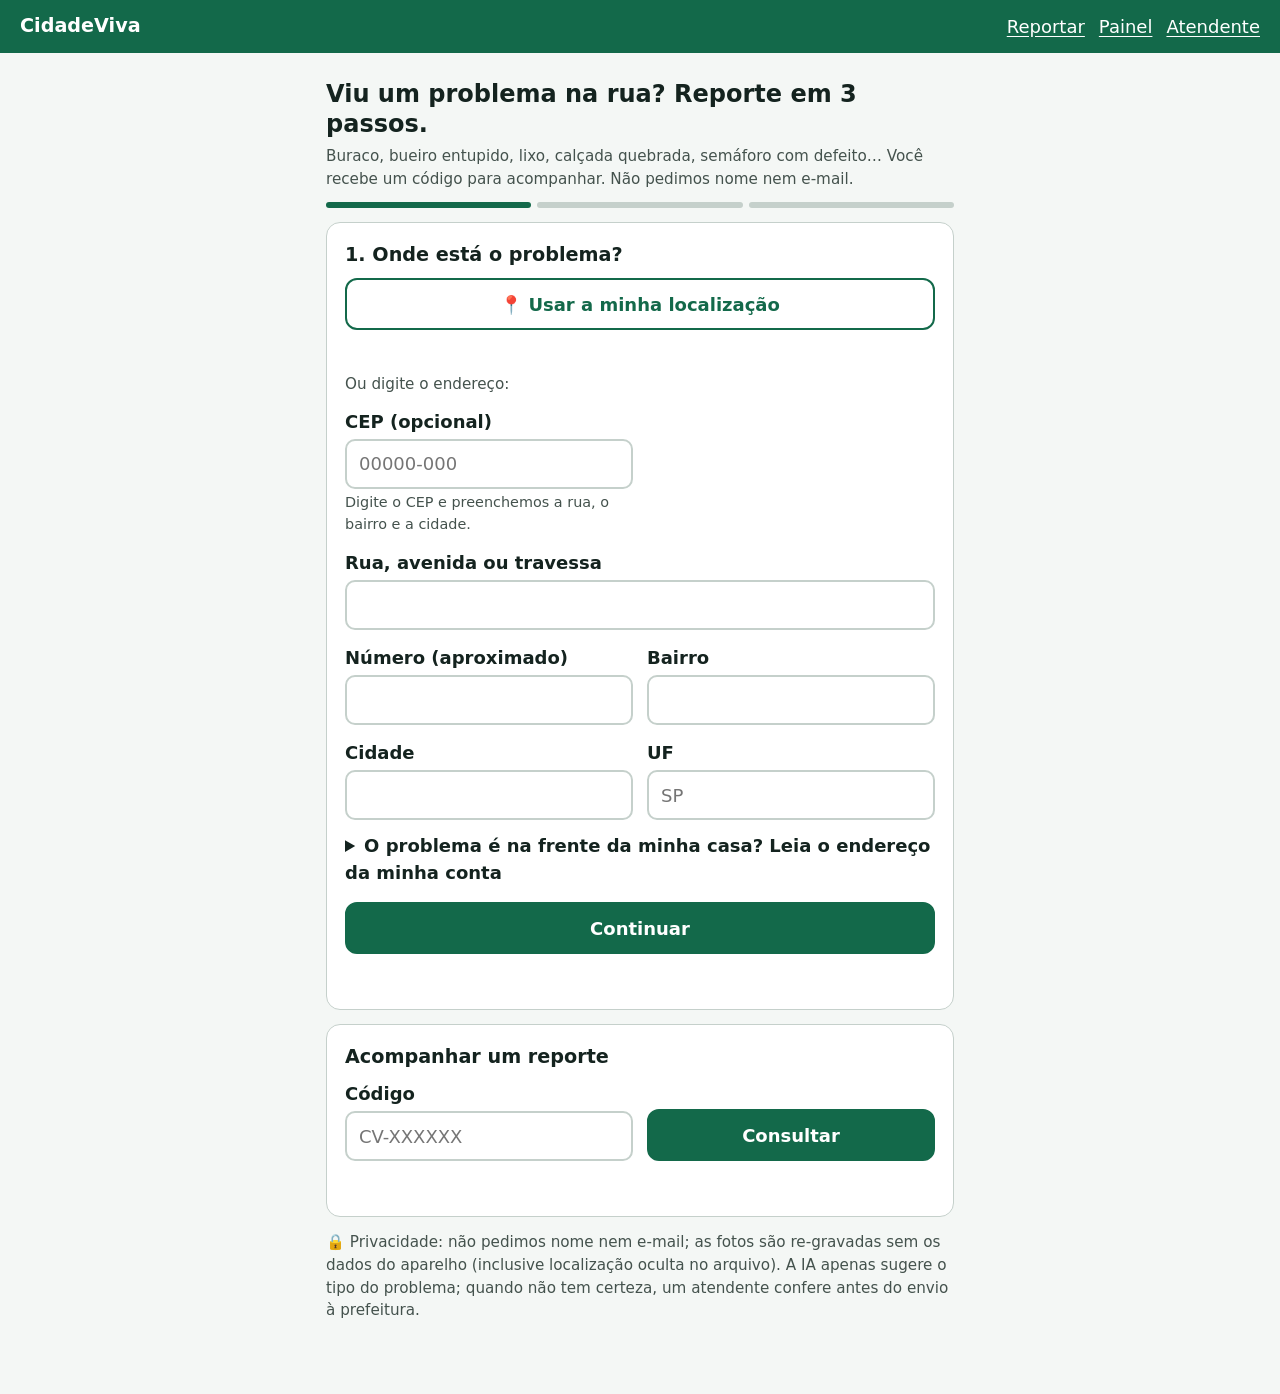
<file: static/index.html>
<!DOCTYPE html>
<html lang="pt-BR">
<head>
<meta charset="utf-8"><meta name="viewport" content="width=device-width, initial-scale=1">
<title>CidadeViva · Reporte um problema na sua rua</title>
<link rel="stylesheet" href="/static/style.css">
</head>
<body>
<header><strong>CidadeViva</strong><nav aria-label="Principal"><a href="/">Reportar</a><a href="/painel">Painel</a><a href="/admin">Atendente</a></nav></header>
<main>
  <h1>Viu um problema na rua? Reporte em 3 passos.</h1>
  <p class="muted">Buraco, bueiro entupido, lixo, calçada quebrada, semáforo com defeito… Você recebe um código para acompanhar. Não pedimos nome nem e-mail.</p>
  <ol class="steps" aria-hidden="true"><li id="b1" class="on"></li><li id="b2"></li><li id="b3"></li></ol>

  <!-- PASSO 1: onde -->
  <section class="card" id="s1" aria-labelledby="t1">
    <h2 id="t1" tabindex="-1">1. Onde está o problema?</h2>
    <button class="btn secondary" id="gps" type="button">📍 Usar a minha localização</button>
    <div class="status" id="gpsmsg" role="status" aria-live="polite"></div>
    <p class="muted">Ou digite o endereço:</p>
    <div class="grid">
      <div class="row2"><div><label for="cep">CEP (opcional)</label><input type="text" id="cep" inputmode="numeric" autocomplete="off" maxlength="9" placeholder="00000-000" aria-describedby="hcep"><div class="hint" id="hcep">Digite o CEP e preenchemos a rua, o bairro e a cidade.</div></div></div>
      <div><label for="logradouro">Rua, avenida ou travessa</label><input type="text" id="logradouro" autocomplete="off"></div>
      <div class="row2">
        <div><label for="numero">Número (aproximado)</label><input type="text" id="numero" inputmode="numeric" autocomplete="off"></div>
        <div><label for="bairro">Bairro</label><input type="text" id="bairro" autocomplete="off"></div>
      </div>
      <div class="row2">
        <div><label for="cidade">Cidade</label><input type="text" id="cidade" autocomplete="off"></div>
        <div><label for="uf">UF</label><input type="text" id="uf" maxlength="2" autocomplete="off" placeholder="SP"></div>
      </div>
    </div>
    <details style="margin-top:12px"><summary style="cursor:pointer;font-weight:600;min-height:44px">O problema é na frente da minha casa? Leia o endereço da minha conta</summary>
      <p class="muted">Foto de uma conta de luz, água ou telefone (Enel, Sabesp ou Claro). Lemos o endereço e preenchemos os campos; você confere. A foto da conta não é guardada.</p>
      <label class="btn secondary" for="fatura" style="cursor:pointer">📷 Foto da conta</label>
      <input class="sr" id="fatura" type="file" accept="image/*">
      <div class="status" id="fmsg" role="status" aria-live="polite"></div>
    </details>
    <div class="actions"><button class="btn" id="n1" type="button">Continuar</button></div>
    <div class="status err" id="e1" role="alert"></div>
  </section>

  <!-- PASSO 1b: conferir o endereço lido da conta (tela do módulo de Visão) -->
  <section class="card" id="s1b" aria-labelledby="t1b" hidden>
    <h2 id="t1b" tabindex="-1">Confira o endereço da conta</h2>
    <div id="vbanner" class="banner" hidden></div>
    <div id="vmun" class="muted" hidden></div>
    <div class="grid">
      <div class="row2">
        <div><label for="v-cep">CEP</label><input type="text" id="v-cep" inputmode="numeric" autocomplete="postal-code" maxlength="9"><div class="hint" id="h-cep">Exemplo: 01310-100</div></div>
        <div><label for="v-uf">Estado (UF)</label><input type="text" id="v-uf" maxlength="2" autocomplete="address-level1"><div class="hint" id="h-uf">Exemplo: SP</div></div>
      </div>
      <div><label for="v-logradouro">Rua, avenida ou travessa</label><input type="text" id="v-logradouro" autocomplete="address-line1"><div class="hint" id="h-logradouro"></div></div>
      <div class="row2">
        <div><label for="v-numero">Número</label><input type="text" id="v-numero" inputmode="numeric"><div class="hint" id="h-numero">Se não tiver número, escreva S/N</div></div>
        <div><label for="v-complemento">Complemento (se tiver)</label><input type="text" id="v-complemento" autocomplete="address-line2"><div class="hint">Apto, bloco, casa…</div></div>
      </div>
      <div><label for="v-bairro">Bairro</label><input type="text" id="v-bairro" autocomplete="address-level3"><div class="hint" id="h-bairro"></div></div>
      <div><label for="v-cidade">Cidade</label><input type="text" id="v-cidade" autocomplete="address-level2"><div class="hint" id="h-cidade"></div></div>
    </div>
    <div class="actions"><button class="btn" id="vok" type="button">✔ Está certo, confirmar</button><button class="btn secondary" id="vretry" type="button">Tentar outra foto</button></div>
  </section>

  <!-- PASSO 2: o quê -->
  <section class="card" id="s2" aria-labelledby="t2" hidden>
    <h2 id="t2" tabindex="-1">2. O que está acontecendo?</h2>
    <label for="descricao">Descreva com suas palavras</label>
    <textarea id="descricao" maxlength="1500" aria-describedby="hd" placeholder="Ex.: buraco grande no meio da rua, carros desviam para a outra pista"></textarea>
    <div class="hint" id="hd">Não escreva telefone, CPF ou e-mail: removemos esses dados, mas é melhor não enviar.</div>
    <p style="margin-top:12px"><label class="btn secondary" for="foto" style="cursor:pointer">📷 Foto do problema (opcional)</label></p>
    <input class="sr" id="foto" type="file" accept="image/*" capture="environment">
    <img class="prev" id="prev" alt="Pré-visualização da foto do problema" hidden>
    <div class="actions"><button class="btn" id="n2" type="button">Continuar</button><button class="btn secondary" id="v1" type="button">Voltar</button></div>
    <div class="status" id="e2" role="alert"></div>
  </section>

  <!-- PASSO 3: conferir e enviar -->
  <section class="card" id="s3" aria-labelledby="t3" hidden>
    <h2 id="t3" tabindex="-1">3. Confira e envie</h2>
    <div id="resumo" class="muted" style="white-space:pre-line"></div>
    <label for="categoria" style="margin-top:12px">Tipo de problema</label>
    <select id="categoria"></select>
    <div id="iabox" class="banner" hidden></div>
    <div id="formal" class="muted" hidden></div>
    <div class="actions"><button class="btn" id="enviar" type="button">✔ Enviar reporte</button><button class="btn secondary" id="v2" type="button">Voltar</button></div>
    <div class="status" id="e3" role="alert"></div>
  </section>

  <!-- PASSO 4: pronto -->
  <section class="card" id="s4" aria-labelledby="t4" hidden>
    <h2 id="t4" tabindex="-1">✔ Reporte enviado</h2>
    <p>Guarde o seu código:</p><div class="code" id="codigo"></div>
    <div class="banner good" id="msg4"></div>
    <button class="btn secondary" id="novo" type="button">Fazer outro reporte</button>
  </section>

  <section class="card" aria-labelledby="t5">
    <h2 id="t5">Acompanhar um reporte</h2>
    <div class="row2"><div><label for="busca">Código</label><input type="text" id="busca" placeholder="CV-XXXXXX" autocomplete="off"></div>
    <div style="align-self:end"><button class="btn" id="bbusca" type="button">Consultar</button></div></div>
    <div class="status" id="rbusca" role="status" aria-live="polite"></div>
    <div id="meus"></div>
  </section>
  <p class="muted">🔒 Privacidade: não pedimos nome nem e-mail; as fotos são re-gravadas sem os dados do aparelho (inclusive localização oculta no arquivo). A IA apenas sugere o tipo do problema; quando não tem certeza, um atendente confere antes do envio à prefeitura.</p>
</main>
<script>
"use strict";
const $=id=>document.getElementById(id);
const CATS={pavimento:"Pavimento e buracos",iluminacao:"Iluminação pública",limpeza_urbana:"Limpeza urbana e descarte",arvores_areas_verdes:"Árvores e áreas verdes",calcadas_acessibilidade:"Calçadas e acessibilidade",sinalizacao_semaforo:"Sinalização e semáforos",drenagem:"Drenagem e alagamentos"};
const STATUS={novo:"Aguardando conferência",triado:"Na fila para envio à prefeitura",enviado_prefeitura:"Enviado à prefeitura",resolvido:"Resolvido"};
const UFS="AC AL AP AM BA CE DF ES GO MA MT MS MG PA PB PR PE PI RJ RN RS RO RR SC SP SE TO".split(" ");
const store={get(k,d){try{return JSON.parse(localStorage.getItem(k))??d}catch{return d}},set(k,v){try{localStorage.setItem(k,JSON.stringify(v))}catch{}}};
let uid=store.get("cv_uid",null); if(!uid){uid=(crypto.randomUUID?crypto.randomUUID():String(Date.now())+Math.random().toString(16).slice(2)).replace(/-/g,"");store.set("cv_uid",uid)}
let pos=null, fotoProb=null, origem="manual", sugestao=null;
const esc=s=>String(s??"").replace(/[&<>"']/g,c=>({"&":"&amp;","<":"&lt;",">":"&gt;",'"':"&quot;","'":"&#39;"}[c]));

function ir(n){$("s1b").hidden=true;for(let i=1;i<=4;i++){$("s"+i).hidden=i!==n} for(let i=1;i<=3;i++)$("b"+i).classList.toggle("on",i<=Math.min(n,3)); const t=$("t"+n);t.scrollIntoView({behavior:"smooth",block:"start"});t.focus({preventScroll:true})}
async function shrink(file,max=1600){try{const im=await createImageBitmap(file);const k=Math.min(1,max/Math.max(im.width,im.height));if(k===1&&file.size<2e6)return file;const c=document.createElement("canvas");c.width=Math.round(im.width*k);c.height=Math.round(im.height*k);c.getContext("2d").drawImage(im,0,0,c.width,c.height);return await new Promise(ok=>c.toBlob(b=>ok(b||file),"image/jpeg",.88))}catch{return file}}

// Passo 1
$("gps").onclick=()=>{ if(!navigator.geolocation){$("gpsmsg").textContent="Seu aparelho não oferece localização. Digite o endereço.";return}
  $("gpsmsg").textContent="Buscando localização…";
  navigator.geolocation.getCurrentPosition(async p=>{pos={lat:p.coords.latitude,lon:p.coords.longitude};$("gpsmsg").className="status ok";$("gpsmsg").textContent="✔ Localização capturada. Buscando o endereço…";
   try{const r=await fetch(`/api/geocode?lat=${pos.lat}&lon=${pos.lon}`,{signal:AbortSignal.timeout(15000)});if(!r.ok)throw 0;const a=await r.json();
    for(const k of["cep","logradouro","numero","bairro","cidade","uf"]){if(a[k]&&!$(k).value.trim())$(k).value=a[k]}
    $("gpsmsg").textContent="✔ Localização capturada e endereço preenchido. Confira e corrija se precisar."}
   catch{$("gpsmsg").textContent="✔ Localização capturada. Não conseguimos descobrir o endereço: preencha abaixo."}},
   ()=>{$("gpsmsg").className="status err";$("gpsmsg").textContent="Não conseguimos a localização. Digite o endereço."},{enableHighAccuracy:true,timeout:15000})};
$("cep").addEventListener("input",async()=>{let d=$("cep").value.replace(/\D/g,"").slice(0,8);$("cep").value=d.length>5?d.slice(0,5)+"-"+d.slice(5):d;if(d.length<8){$("hcep").className="hint";$("hcep").textContent="Digite o CEP e preenchemos a rua, o bairro e a cidade.";return}
  $("hcep").className="hint";$("hcep").textContent="Buscando o CEP…";
  try{const r=await fetch("/api/cep/"+d,{signal:AbortSignal.timeout(15000)});if(!r.ok)throw new Error(r.status===404?"CEP não encontrado. Preencha à mão.":"Não conseguimos buscar o CEP agora. Preencha à mão.");const a=await r.json();
   for(const k of["logradouro","bairro","cidade","uf"]){if(a[k])$(k).value=a[k]}$("hcep").className="hint";$("hcep").textContent="✔ Endereço preenchido pelo CEP. Informe o número e confira."}
  catch(e){$("hcep").className="hint bad";$("hcep").textContent=e.message||"Não conseguimos buscar o CEP. Preencha à mão."}});
$("fatura").onchange=async e=>{const f=e.target.files[0];if(!f)return;$("fmsg").className="status";$("fmsg").textContent="Lendo a conta… alguns segundos.";
  try{const fd=new FormData();fd.append("file",await shrink(f,2000),"conta.jpg");const r=await fetch("/extract-address",{method:"POST",body:fd,signal:AbortSignal.timeout(60000)});
   if(!r.ok)throw new Error((await r.json().catch(()=>({}))).detail||"erro "+r.status);const j=await r.json();const a=j.address||{};
   if(!j.company){$("fmsg").className="status err";$("fmsg").textContent="Não reconhecemos essa conta. Digite o endereço.";return}
   origem="foto_fatura";$("fmsg").textContent="";confere(j)}
  catch(err){$("fmsg").className="status err";$("fmsg").textContent="Não foi possível ler a foto. Digite o endereço."}};

// Conferência do endereço lido da conta (mesma tela do módulo de Visão)
const VF=["cep","uf","logradouro","numero","complemento","bairro","cidade"],VREQ=VF.filter(f=>f!=="complemento");
const VLAB={cep:"CEP",uf:"Estado (UF)",logradouro:"Rua",numero:"Número",bairro:"Bairro",cidade:"Cidade",complemento:"Complemento"};
const VHINT={cep:"Exemplo: 01310-100",uf:"Exemplo: SP",numero:"Se não tiver número, escreva S/N"};
const EMPRESA={enel:"Enel (energia)",sabesp:"Sabesp (água)",claro:"Claro (telecom)"};
function confere(j){const a=j.address||{};const dv=j.fields_to_check??VREQ.filter(f=>!a[f]);
  for(const f of VF){const c=$("v-"+f),h=$("h-"+f),d=dv.includes(f);c.value=a[f]||"";c.removeAttribute("aria-invalid");c.classList.toggle("check",d);
    if(h){h.className=d?"hint bad":"hint";h.textContent=d?(a[f]?"Confira: este campo pode estar errado.":"Não conseguimos ler. Preencha, por favor."):(VHINT[f]||"")}}
  const emp=EMPRESA[j.company]||j.company,cepx=j.municipio?.confere_cep===false,b=$("vbanner");b.hidden=false;
  if(!dv.length&&!cepx){b.className="banner good";b.textContent=`Lemos o endereço da sua conta ${emp}. Confira se está tudo certo.`}
  else{const it=dv.map(f=>`<li>${a[f]?"Confira":"Falta"}: ${VLAB[f]}</li>`);if(cepx)it.push("<li>O CEP não parece combinar com a cidade da conta</li>");b.className="banner";b.innerHTML=`Lemos a sua conta ${esc(emp)}, mas <b>precisa conferir</b>:<ul>${it.join("")}</ul>`}
  const m=j.municipio,mu=$("vmun");mu.hidden=!m?.municipio;if(m?.municipio)mu.textContent=`Município identificado: ${m.municipio}${m.uf?" - "+m.uf:""}`;
  $("s1").hidden=true;$("s1b").hidden=false;const t=$("t1b");t.scrollIntoView({behavior:"smooth",block:"start"});t.focus({preventScroll:true})}
$("v-cep").addEventListener("input",()=>{const d=$("v-cep").value.replace(/\D/g,"").slice(0,8);$("v-cep").value=d.length>5?d.slice(0,5)+"-"+d.slice(5):d});
$("vretry").onclick=()=>{$("s1b").hidden=true;$("s1").hidden=false;$("fatura").value="";$("fmsg").textContent=""};
$("vok").onclick=()=>{const v={};for(const f of VF)v[f]=$("v-"+f).value.trim().replace(/\s+/g," ");v.uf=v.uf.toUpperCase();
  const er={};for(const f of VREQ)if(!v[f])er[f]="Preencha este campo.";
  if(v.cep&&!/^\d{5}-?\d{3}$/.test(v.cep))er.cep="CEP deve ter 8 números. Exemplo: 01310-100";if(v.uf&&!UFS.includes(v.uf))er.uf="Estado inválido. Use a sigla, como SP.";
  for(const f of VF){const c=$("v-"+f);if(er[f]){c.setAttribute("aria-invalid","true");$("h-"+f).textContent=er[f];$("h-"+f).className="hint bad"}else c.removeAttribute("aria-invalid")}
  const pe=VF.find(f=>er[f]);if(pe)return $("v-"+pe).focus();
  $("cep").value=v.cep;$("logradouro").value=v.logradouro;$("numero").value=v.numero+(v.complemento?" - "+v.complemento:"");$("bairro").value=v.bairro;$("cidade").value=v.cidade;$("uf").value=v.uf;
  $("s1").hidden=false;$("gpsmsg").textContent="";ir(2)};
$("n1").onclick=()=>{const uf=$("uf").value.trim().toUpperCase();$("e1").textContent="";
  if(!$("logradouro").value.trim()&&!pos)return $("e1").textContent="Informe a rua ou use a sua localização.";
  if(uf&&!UFS.includes(uf)){$("uf").setAttribute("aria-invalid","true");return $("e1").textContent="UF inválida. Use a sigla, como SP."} $("uf").removeAttribute("aria-invalid");ir(2)};

// Passo 2
$("foto").onchange=async e=>{const f=e.target.files[0];fotoProb=f?await shrink(f):null;$("prev").hidden=!f;if(f)$("prev").src=URL.createObjectURL(fotoProb)};
$("v1").onclick=()=>ir(1);
$("n2").onclick=async()=>{const d=$("descricao").value.trim();$("e2").textContent="";if(d.length<8)return $("e2").textContent="Descreva o problema com um pouco mais de detalhe.";
  $("n2").disabled=true;$("e2").className="status";$("e2").textContent="Analisando…";
  try{const r=await fetch("/api/triagem",{method:"POST",headers:{"Content-Type":"application/json"},body:JSON.stringify({descricao:d})});const j=await r.json();if(!r.ok)throw new Error(j.detail||"erro");sugestao=j}
  catch(err){sugestao={categoria:null,requer_revisao:true,confianca:0,texto_formal:null}} // a IA nunca bloqueia o reporte
  finally{$("n2").disabled=false;$("e2").textContent=""}
  mostrarResumo();ir(3)};

// Passo 3
function mostrarResumo(){const loc=[$("logradouro").value.trim(),$("numero").value.trim()].filter(Boolean).join(", ");
  $("resumo").textContent=`Local: ${[loc,$("bairro").value.trim(),$("cidade").value.trim(),$("uf").value.trim().toUpperCase()].filter(Boolean).join(" - ")||"pela localização do aparelho"}${pos?"\n(localização do aparelho incluída)":""}\nRelato: ${$("descricao").value.trim()}${fotoProb?"\nFoto do problema anexada":""}`;
  const sel=$("categoria");sel.innerHTML=(sugestao.categoria?"":'<option value="">Escolha o tipo…</option>')+Object.entries(CATS).map(([k,v])=>`<option value="${k}">${v}</option>`).join("");if(sugestao.categoria)sel.value=sugestao.categoria;
  const box=$("iabox");box.hidden=false;
  if(sugestao.categoria&&!sugestao.requer_revisao){box.className="banner good";box.textContent=`Sugestão automática: ${CATS[sugestao.categoria]}. Se estiver errado, troque acima.`}
  else{box.className="banner";box.textContent=sugestao.categoria?`Não temos certeza do tipo (sugestão: ${CATS[sugestao.categoria]}). Escolha acima; um atendente vai conferir antes do envio à prefeitura.`:"Não conseguimos identificar o tipo. Escolha acima; um atendente vai conferir antes do envio à prefeitura."}
  $("formal").hidden=!sugestao.texto_formal;$("formal").textContent=sugestao.texto_formal?"Texto que será enviado à prefeitura: "+sugestao.texto_formal:""}
$("v2").onclick=()=>ir(2);
$("enviar").onclick=async()=>{$("e3").textContent="";if(!$("categoria").value)return $("e3").textContent="Escolha o tipo do problema.";
  $("enviar").disabled=true;const fd=new FormData();
  for(const k of["cep","logradouro","numero","bairro","cidade","uf","descricao","categoria"])fd.append(k,$(k).value.trim());
  fd.set("uf",$("uf").value.trim().toUpperCase());fd.append("usuario_id",uid);fd.append("origem_endereco",origem);if(pos){fd.append("lat",pos.lat);fd.append("lon",pos.lon)}if(fotoProb)fd.append("foto",fotoProb,"problema.jpg");
  try{const r=await fetch("/api/reportes",{method:"POST",body:fd,signal:AbortSignal.timeout(60000)});const j=await r.json();if(!r.ok)throw new Error(j.detail||"erro "+r.status);
   const m=store.get("cv_meus",[]);m.unshift(j.codigo);store.set("cv_meus",m.slice(0,10));
   $("codigo").textContent=j.codigo;$("msg4").textContent=j.status==="triado"?"Recebemos seu reporte. Ele entra na fila para ser registrado no portal da prefeitura.":"Recebemos seu reporte. Um atendente vai conferir o tipo antes de enviá-lo à prefeitura.";ir(4);listar()}
  catch(err){$("e3").textContent="Não foi possível enviar: "+err.message}finally{$("enviar").disabled=false}};
$("novo").onclick=()=>{location.reload()};

// Acompanhar
async function consultar(cod){const r=await fetch("/api/reportes/"+encodeURIComponent(cod));return r.ok?r.json():null}
function linha(j){return `<tr><td><b>${esc(j.codigo)}</b><br><span class="muted">${esc(j.categoria_nome||"")}</span></td><td><span class="badge ${esc(j.status)}">${esc(STATUS[j.status]||j.status)}</span>${j.protocolo?`<br>Protocolo: <b>${esc(j.protocolo)}</b>`:""}</td></tr>`}
$("bbusca").onclick=async()=>{const c=$("busca").value.trim();if(!c)return;const j=await consultar(c);$("rbusca").className="status "+(j?"":"err");$("rbusca").innerHTML=j?`<table>${linha(j)}</table>`:"Código não encontrado."};
async function listar(){const m=store.get("cv_meus",[]);if(!m.length){$("meus").innerHTML="";return}const js=(await Promise.all(m.map(consultar))).filter(Boolean);$("meus").innerHTML=`<h3 style="font-size:1rem">Seus reportes neste aparelho</h3><table>${js.map(linha).join("")}</table>`}
listar();
</script>
</body></html>
</file>
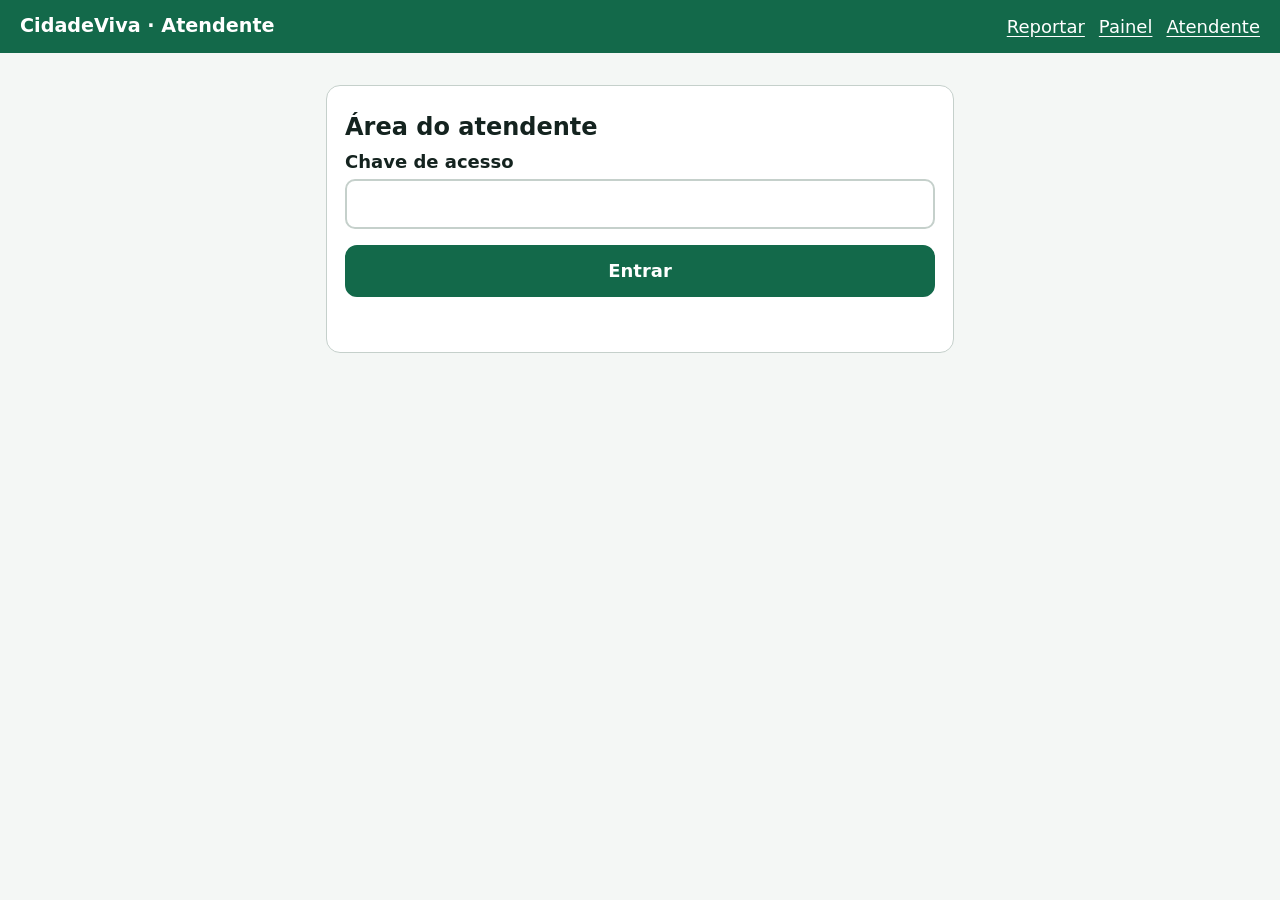
<file: static/admin.html>
<!DOCTYPE html>
<html lang="pt-BR"><head><meta charset="utf-8"><meta name="viewport" content="width=device-width, initial-scale=1">
<title>Atendente · CidadeViva</title><link rel="stylesheet" href="/static/style.css"></head>
<body>
<header><strong>CidadeViva · Atendente</strong><nav aria-label="Principal"><a href="/">Reportar</a><a href="/painel">Painel</a><a href="/admin">Atendente</a></nav></header>
<main>
  <section class="card" id="login"><h1>Área do atendente</h1>
    <label for="key">Chave de acesso</label><input type="password" id="key" autocomplete="current-password">
    <div class="actions"><button class="btn" id="entrar">Entrar</button></div><div class="status err" id="le" role="alert"></div></section>
  <div id="app" hidden>
    <section class="card"><h2>Fila do robô (RPA)</h2>
      <p class="muted">Reportes já conferidos, prontos para o robô registrar no portal da prefeitura. O robô lê <code>reclamacoes.csv</code> e devolve <code>reclamacoes_resultado.csv</code>.</p>
      <div class="actions"><button class="btn secondary" id="baixar">⬇ Baixar reclamacoes.csv</button>
      <label class="btn secondary" for="up" style="cursor:pointer">⬆ Enviar reclamacoes_resultado.csv</label><input class="sr" id="up" type="file" accept=".csv"></div><div class="status" id="rm" role="status" aria-live="polite"></div></section>
    <section class="card"><h2>Reportes</h2>
      <label for="filtro">Mostrar</label><select id="filtro"><option value="novo">Aguardando conferência</option><option value="triado">Na fila do robô</option><option value="enviado_prefeitura">Enviados</option><option value="">Todos</option></select>
      <div id="lista" style="margin-top:12px"></div></section>
  </div>
</main>
<script>
const $=id=>document.getElementById(id);const esc=s=>String(s??"").replace(/[&<>"']/g,c=>({"&":"&amp;","<":"&lt;",">":"&gt;",'"':"&quot;","'":"&#39;"}[c]));
const CATS={pavimento:"Pavimento e buracos",iluminacao:"Iluminação pública",limpeza_urbana:"Limpeza urbana e descarte",arvores_areas_verdes:"Árvores e áreas verdes",calcadas_acessibilidade:"Calçadas e acessibilidade",sinalizacao_semaforo:"Sinalização e semáforos",drenagem:"Drenagem e alagamentos"};
let K=sessionStorage.getItem("cv_key")||"";const H=()=>({"X-API-Key":K});
async function carregar(){const q=$("filtro").value;const r=await fetch("/api/admin/reportes"+(q?"?status="+q:""),{headers:H()});
 if(r.status===401||r.status===503){sessionStorage.removeItem("cv_key");$("app").hidden=true;$("login").hidden=false;$("le").textContent=r.status===503?"Administração desativada neste servidor.":"Chave incorreta.";return}
 $("login").hidden=true;$("app").hidden=false;const js=await r.json();
 $("lista").innerHTML=js.length?js.map(x=>`<div class="card" style="margin:8px 0"><b>${esc(x.codigo)}</b> <span class="badge ${esc(x.status)}">${esc(x.status)}</span><br>
  <span class="muted">${esc(x.local)} ${x.subprefeitura?"· "+esc(x.subprefeitura):""}</span><p>${esc(x.descricao)}</p>
  ${x.texto_formal?`<p class="muted">Texto formal: ${esc(x.texto_formal)}</p>`:""}
  <p class="muted">IA sugeriu: ${esc(CATS[x.ia_categoria]||"—")} (confiança ${x.ia_confianca??"—"}) · Categoria atual: ${esc(x.categoria_nome||"")}${x.protocolo?" · Protocolo "+esc(x.protocolo):""}${x.erro_envio?" · ⚠ "+esc(x.erro_envio):""}</p>
  ${x.foto?`<p><a href="${esc(x.foto)}" target="_blank" rel="noopener">Ver foto</a></p>`:""}
  ${x.status==="novo"?`<div class="row2"><select id="c-${esc(x.codigo)}" aria-label="Categoria">${Object.entries(CATS).map(([k,v])=>`<option value="${k}" ${k===x.categoria?"selected":""}>${v}</option>`).join("")}</select><button class="btn small" data-ap="${esc(x.codigo)}">Aprovar para o robô</button></div>`:""}</div>`).join(""):"<p class='muted'>Nada por aqui.</p>"}
$("lista").onclick=async e=>{const c=e.target.dataset.ap;if(!c)return;await fetch(`/api/admin/reportes/${c}/aprovar`,{method:"POST",headers:{...H(),"Content-Type":"application/json"},body:JSON.stringify({categoria:$("c-"+c).value})});carregar()};
$("filtro").onchange=carregar;
$("entrar").onclick=()=>{K=$("key").value;sessionStorage.setItem("cv_key",K);$("le").textContent="";carregar()};
$("baixar").onclick=async()=>{const r=await fetch("/rpa/fila.csv",{headers:H()});const b=await r.blob();const a=document.createElement("a");a.href=URL.createObjectURL(b);a.download="reclamacoes.csv";a.click()};
$("up").onchange=async e=>{const f=e.target.files[0];if(!f)return;const r=await fetch("/rpa/resultado",{method:"POST",headers:H(),body:await f.text()});const j=await r.json();$("rm").textContent=r.ok?`Enviados: ${j.enviados} · Falhas: ${j.falhas} · Ignorados: ${j.ignorados}`:(j.detail||"erro");carregar()};
if(K)carregar();
</script></body></html>
</file>
<file: static/style.css>
:root{--bg:#f4f7f5;--card:#fff;--ink:#14231f;--muted:#44524d;--line:#c5d0cb;--brand:#13694a;--brand-ink:#fff;--ok:#0b6b3a;--warn-bg:#fff4d6;--warn-line:#9a6700;--err:#a31515}
*{box-sizing:border-box}
body{margin:0;background:var(--bg);color:var(--ink);font:18px/1.5 system-ui,-apple-system,"Segoe UI",Roboto,Arial,sans-serif}
header{background:var(--brand);color:var(--brand-ink);padding:12px 20px;display:flex;justify-content:space-between;align-items:center;gap:12px;flex-wrap:wrap}
header strong{font-size:1.2rem} header nav a{color:#fff;margin-left:14px;text-underline-offset:3px}
main{max-width:660px;margin:0 auto;padding:18px 16px 60px}
h1{font-size:1.5rem;line-height:1.25;margin:8px 0 6px} h2{font-size:1.2rem;margin:0 0 8px} p{margin:6px 0 12px}
.card{background:var(--card);border:1px solid var(--line);border-radius:14px;padding:18px;margin:14px 0}
.muted{color:var(--muted);font-size:.95rem}
.btn{display:inline-flex;align-items:center;justify-content:center;min-height:52px;padding:0 22px;border-radius:12px;font:inherit;font-weight:700;border:2px solid var(--brand);cursor:pointer;background:var(--brand);color:var(--brand-ink);width:100%;text-align:center}
.btn.secondary{background:#fff;color:var(--brand)} .btn[disabled]{opacity:.5;cursor:not-allowed}
.btn.small{min-height:44px;width:auto;padding:0 14px;font-size:.95rem}
.link{background:none;border:0;color:var(--brand);text-decoration:underline;font:inherit;cursor:pointer;padding:10px 0;min-height:44px}
:is(a,button,input,select,textarea,summary):focus-visible{outline:3px solid #1a5fd0;outline-offset:2px}
.status{margin-top:10px;font-weight:600;min-height:1.5em} .status.err{color:var(--err)} .status.ok{color:var(--ok)}
.banner{background:var(--warn-bg);border-left:6px solid var(--warn-line);padding:12px 14px;border-radius:8px;margin:12px 0}
.banner.good{background:#e3f5ea;border-left-color:var(--ok)}
.grid{display:grid;gap:14px} .row2{display:grid;grid-template-columns:1fr 1fr;gap:14px} .wide{grid-column:span 2}
label{display:block;font-weight:700;margin-bottom:4px}
input[type=text],input[type=password],textarea,select{width:100%;min-height:50px;padding:8px 12px;font:inherit;border:2px solid var(--line);border-radius:10px;background:#fff;color:var(--ink)}
textarea{min-height:120px;resize:vertical} input.check{border-color:var(--warn-line);background:var(--warn-bg)} [aria-invalid=true]{border-color:var(--err)!important}
.hint{font-size:.9rem;color:var(--muted);margin-top:3px} .hint.bad{color:var(--err);font-weight:600}
.actions{display:grid;gap:10px;margin-top:16px} .sr{position:absolute;left:-9999px} [hidden]{display:none!important}
.steps{display:flex;gap:6px;margin:6px 0 4px;padding:0;list-style:none} .steps li{flex:1;height:6px;border-radius:3px;background:var(--line)} .steps li.on{background:var(--brand)}
img.prev{max-width:100%;max-height:220px;border-radius:10px;border:1px solid var(--line);display:block;margin:10px auto 0}
.code{font-size:2rem;font-weight:800;letter-spacing:2px;text-align:center;margin:6px 0;color:var(--brand)}
.badge{display:inline-block;padding:2px 10px;border-radius:99px;font-size:.85rem;font-weight:700;background:#e3ecf0;color:#14414f}
.badge.triado{background:#e3f5ea;color:var(--ok)} .badge.novo{background:var(--warn-bg);color:var(--warn-line)} .badge.enviado_prefeitura{background:#d9e8ff;color:#12407d}
table{width:100%;border-collapse:collapse;font-size:.92rem} th,td{border-bottom:1px solid var(--line);padding:6px 4px;text-align:left;vertical-align:top}
.bar{background:#d6e6de;border-radius:6px;height:18px;overflow:hidden} .bar>i{display:block;height:100%;background:var(--brand)}
@media (max-width:480px){.row2{grid-template-columns:1fr}.wide{grid-column:auto}}
</file>
